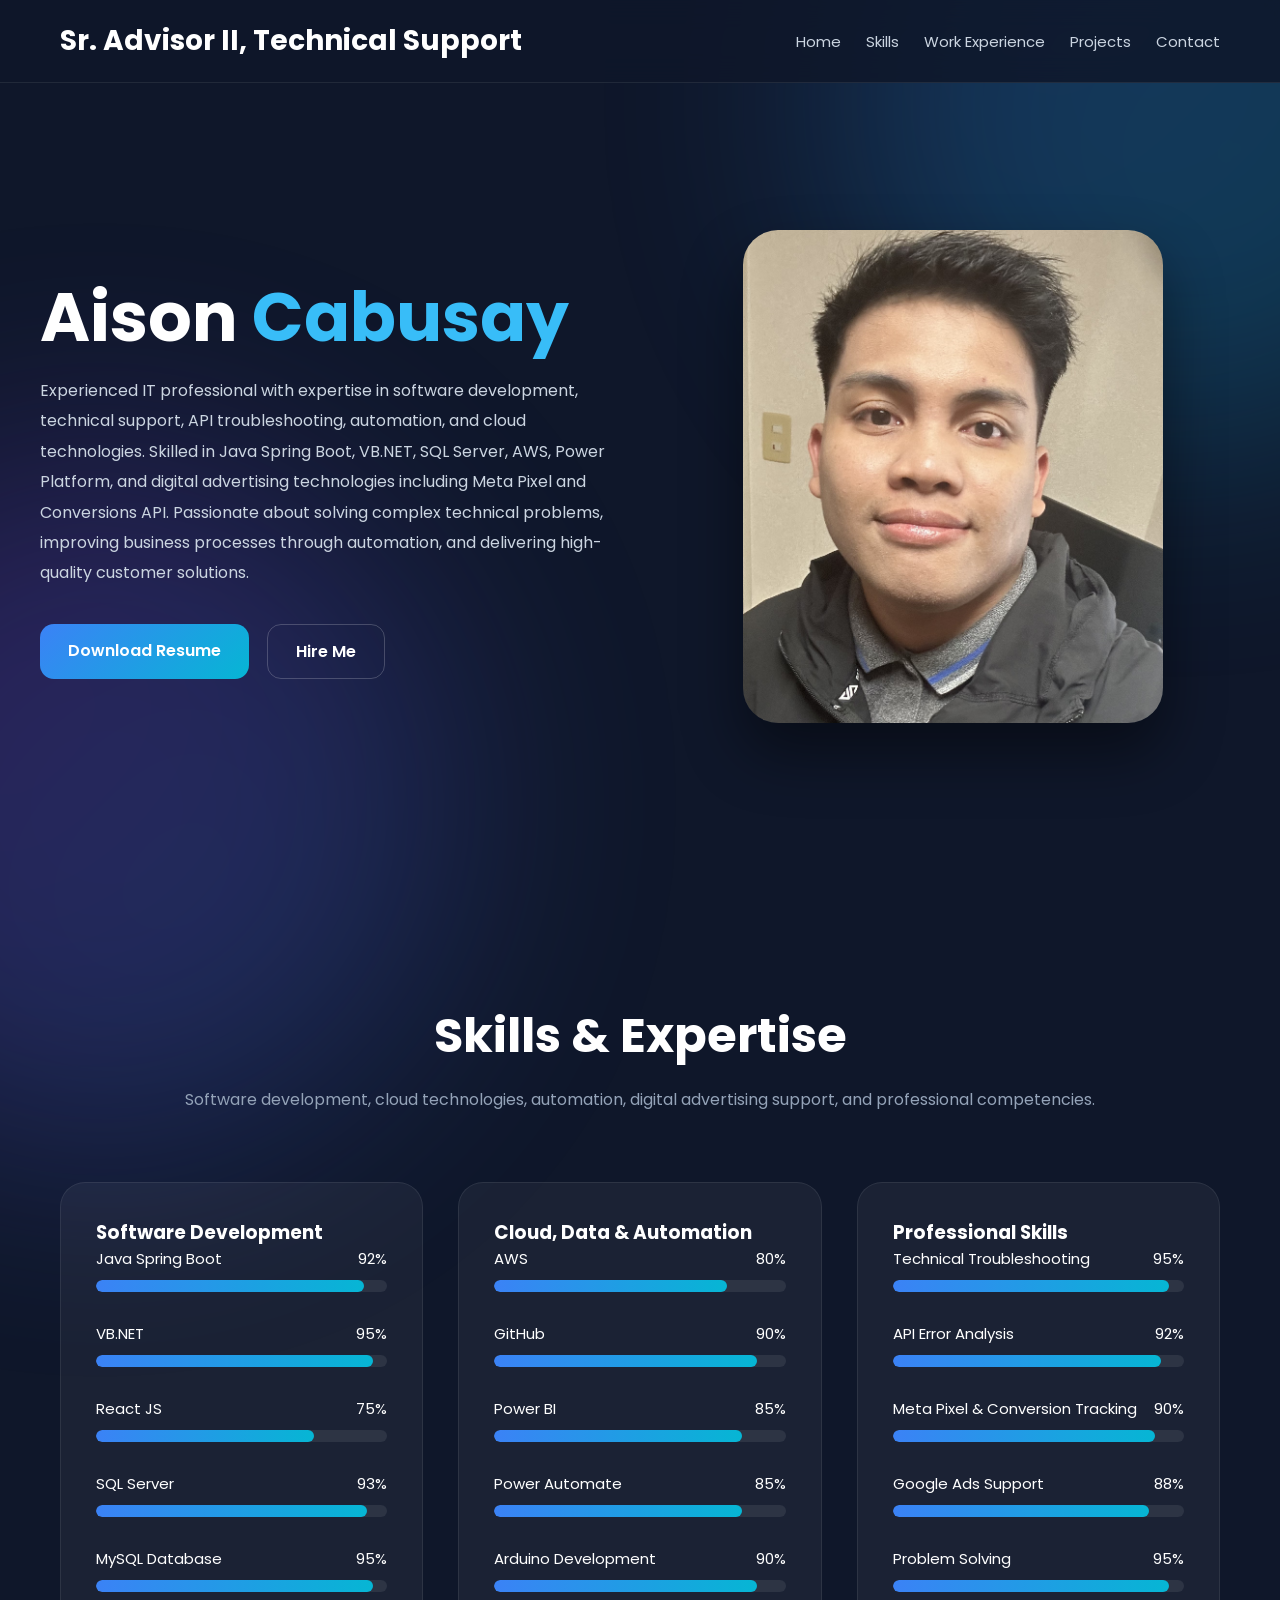
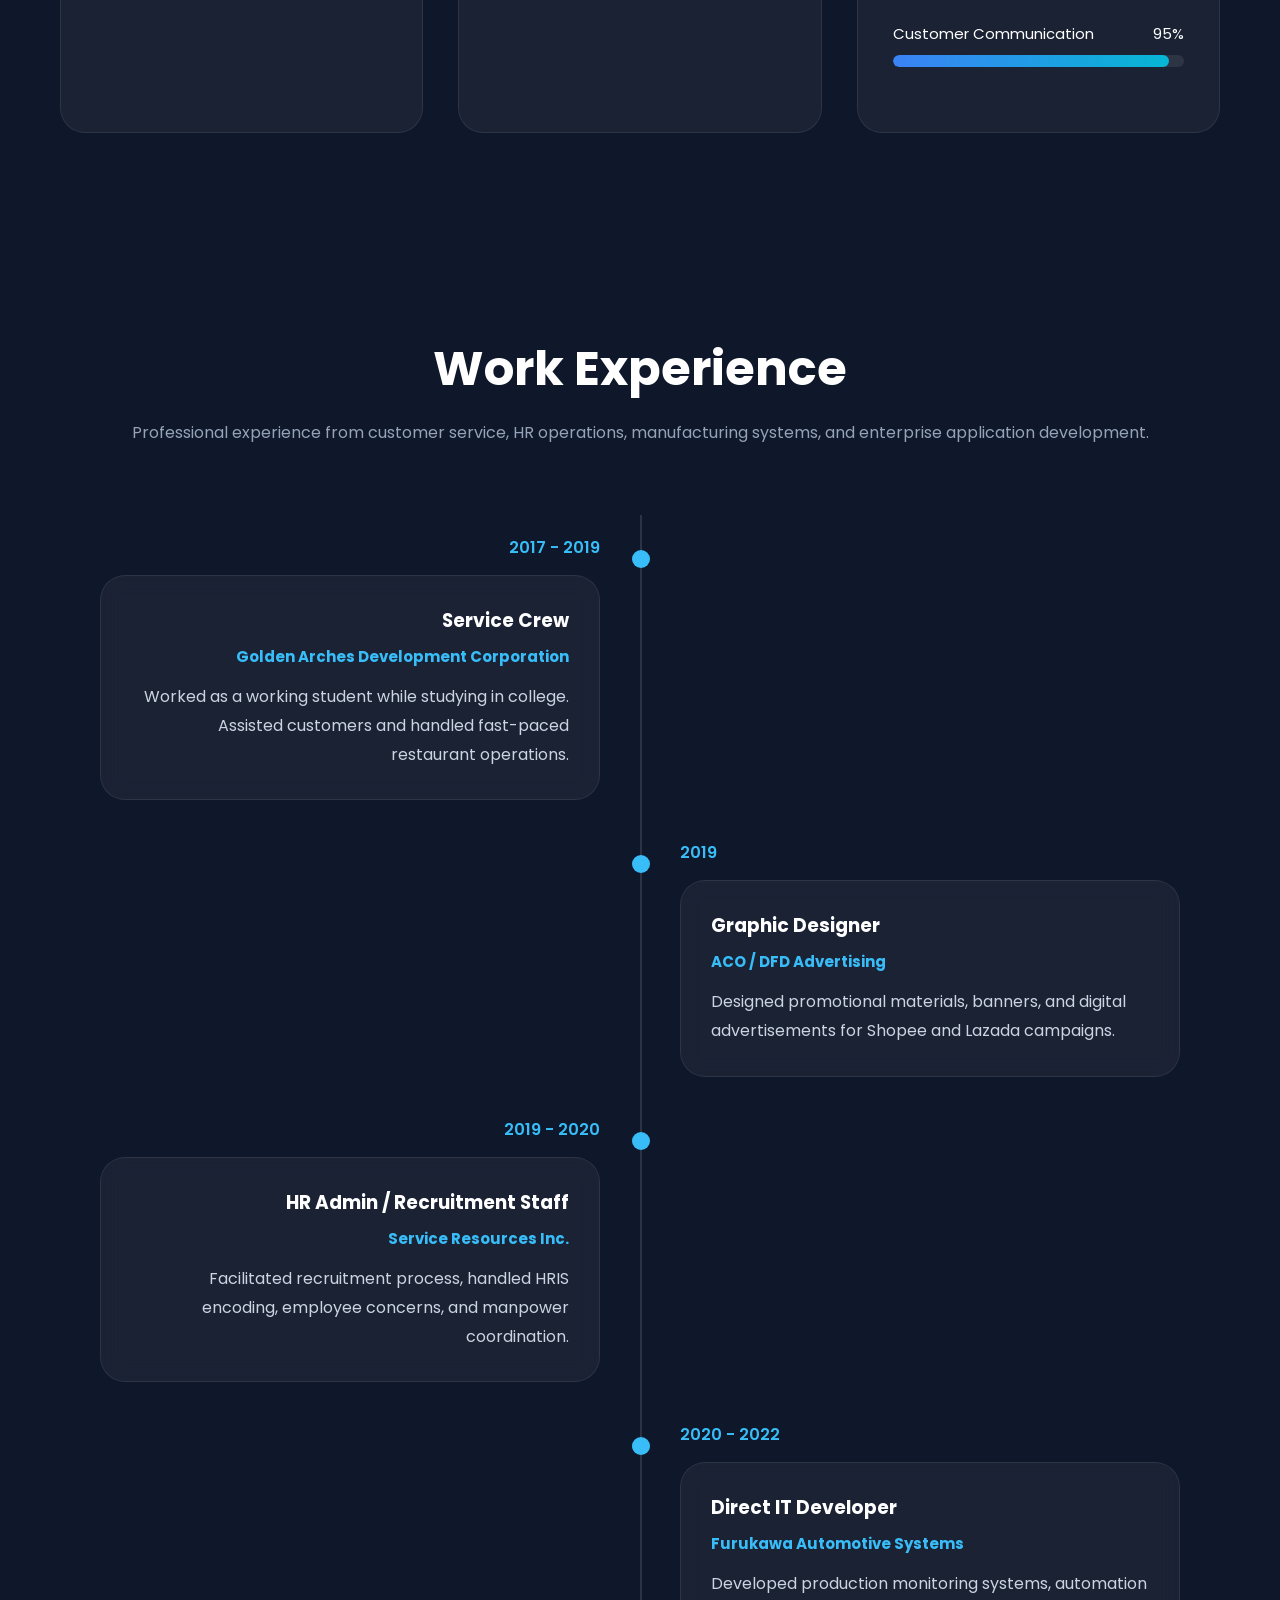
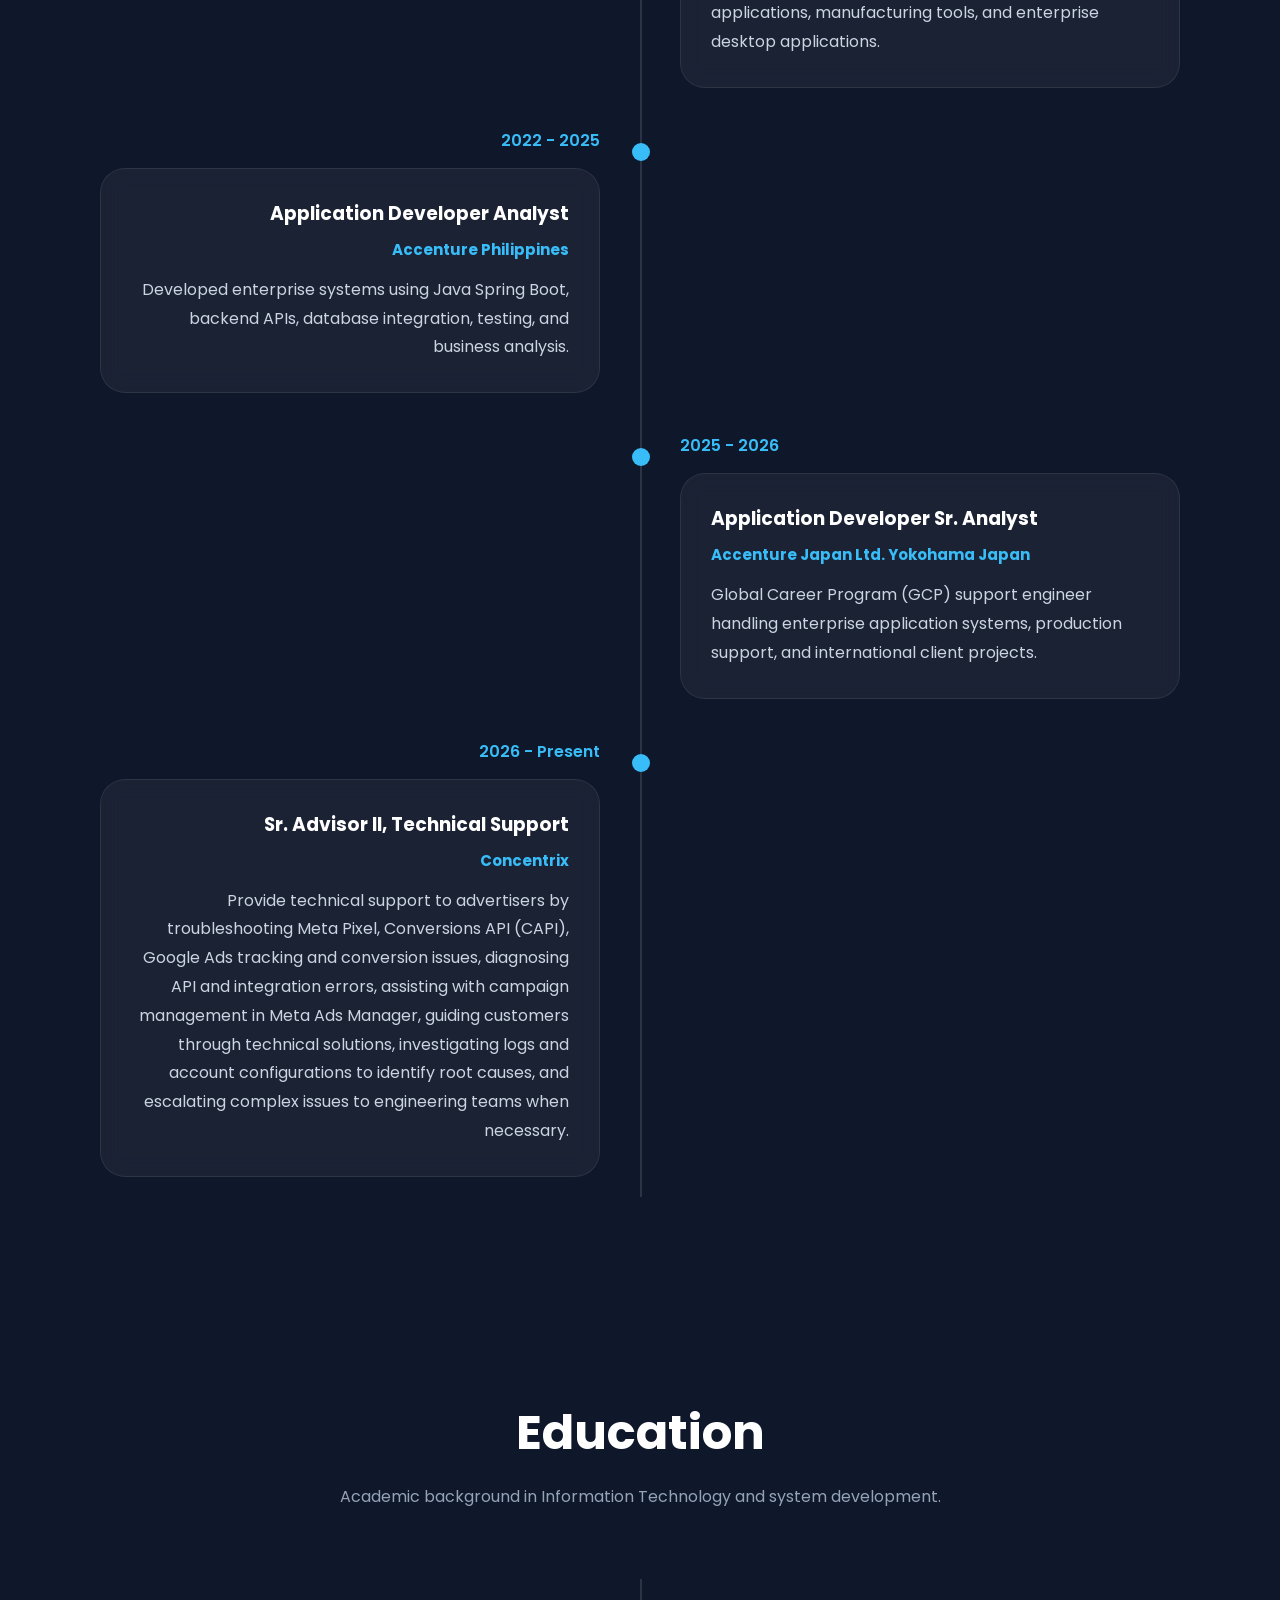
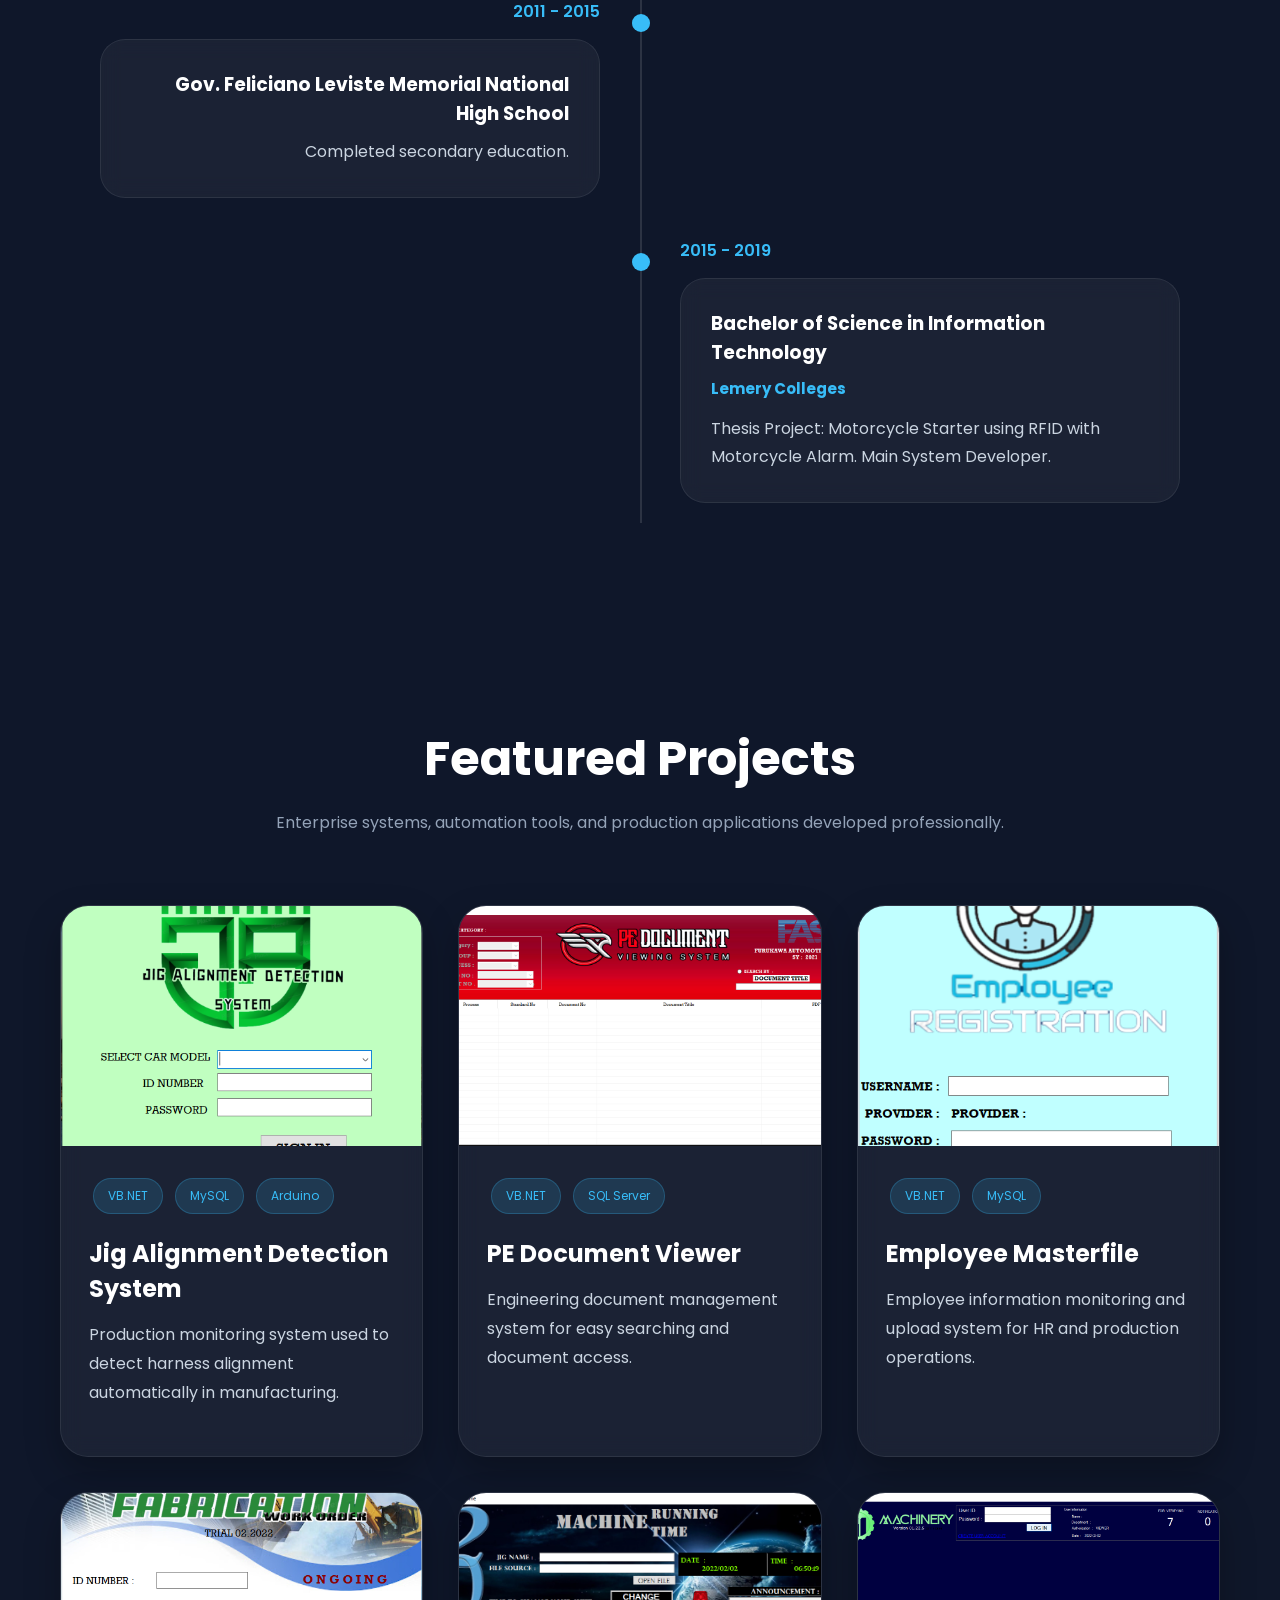
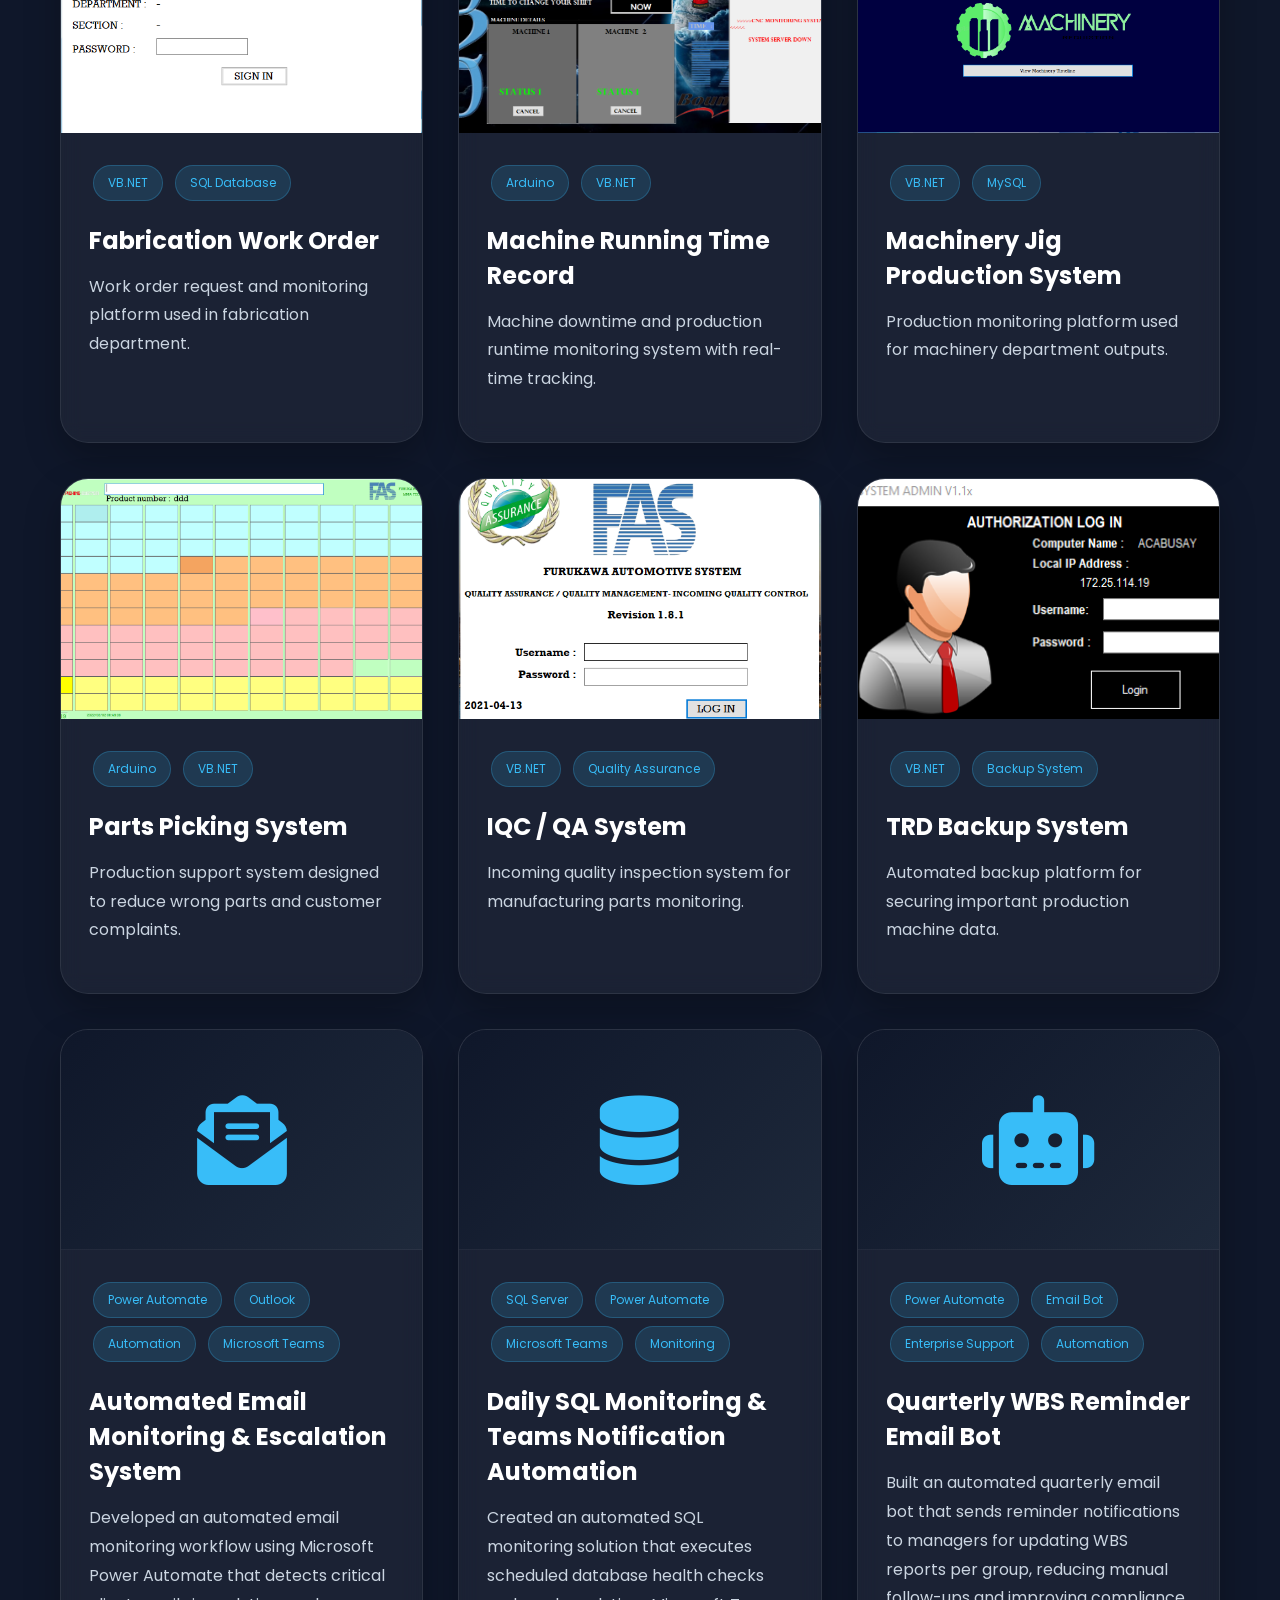
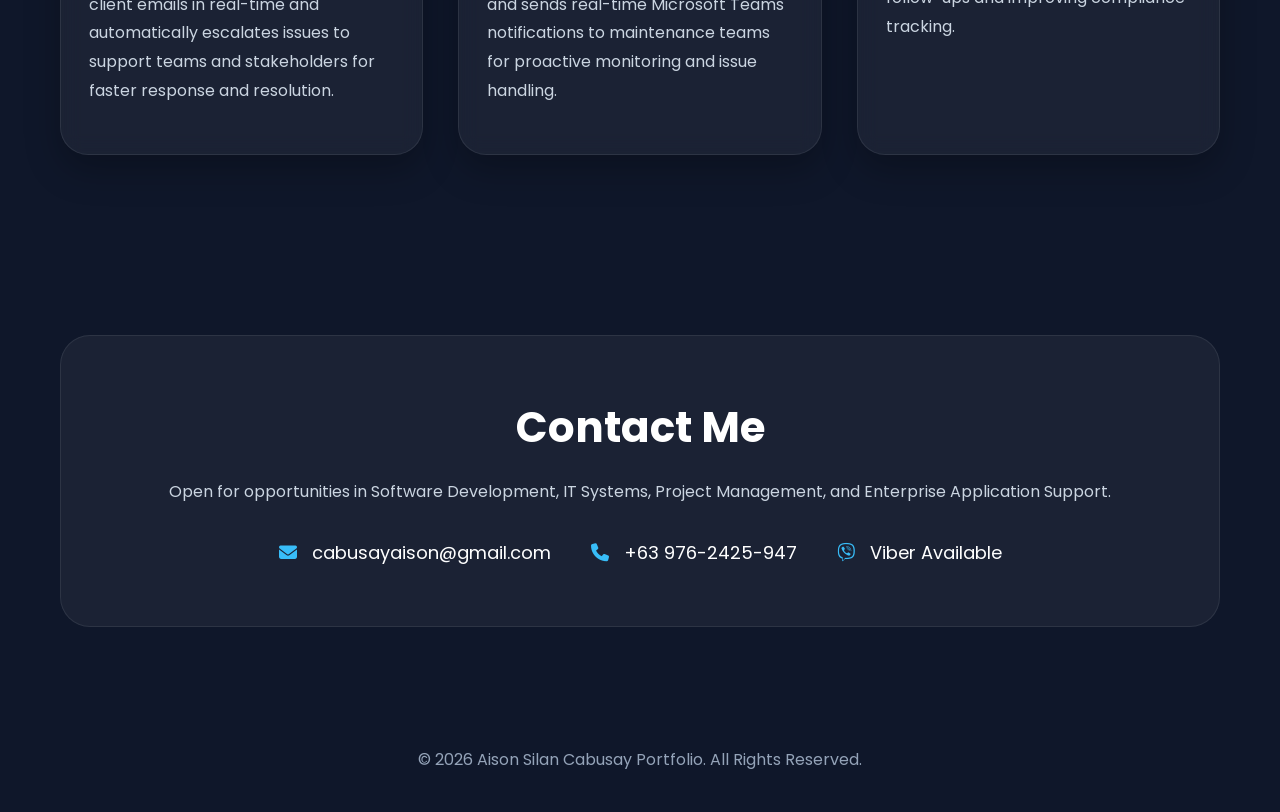
<file: index - Copy.html>
<!DOCTYPE html>
<html lang="en">
<head>

<meta charset="UTF-8">
<meta name="viewport" content="width=device-width, initial-scale=1.0">

<title>Aison Cabusay | Professional Portfolio</title>
<link rel="stylesheet" href="css/style.css"/>

<!-- FONT AWESOME -->
<link rel="stylesheet"
href="https://cdnjs.cloudflare.com/ajax/libs/font-awesome/6.5.1/css/all.min.css"/>

<!-- GOOGLE FONT -->
<link href="https://fonts.googleapis.com/css2?family=Poppins:wght@300;400;500;600;700;800&display=swap" rel="stylesheet">

</head>

<body>

<!-- =========================================
 NAVBAR
========================================= -->

<nav>

<div class="nav-container">

<div class="logo">
<!--Software Engineer | Open to Work-->
Sr. Advisor II, Technical Support
</div>

<div class="nav-links">
<a href="#home">Home</a>
<a href="#skills">Skills</a>
<a href="#experience">Work Experience</a>
<a href="#projects">Projects</a>
<a href="#contact">Contact</a>
</div>

</div>

</nav>

<!-- =========================================
 HERO
========================================= -->

<section class="hero" id="home">

<div class="hero-container">

<div class="hero-text">

<h1>
Aison <span>Cabusay</span>
</h1>

<p>
Experienced IT professional with expertise in software development, technical support, API troubleshooting, automation, and cloud technologies. Skilled in Java Spring Boot, VB.NET, SQL Server, AWS, Power Platform, and digital advertising technologies including Meta Pixel and Conversions API. Passionate about solving complex technical problems, improving business processes through automation, and delivering high-quality customer solutions.
</p>

<div class="hero-buttons">

<a href="#" class="btn btn-primary">
Download Resume
</a>

<a href="#contact" class="btn btn-outline" >
Hire Me
</a>

</div>

</div>

<div class="hero-image">
<img src="images/avatar.jpg" alt="Aison Cabusay">
</div>

</div>

</section>





<!-- =========================================
SKILLS SECTION
========================================= -->

<section class="section" id="skills">

  <div class="section-title">
    <h2>Skills & Expertise</h2>
    <p>
      Software development, cloud technologies, automation, digital advertising support,
      and professional competencies.
    </p>
  </div>

  <div class="skills-container">

    <!-- BOX 1 : SOFTWARE DEVELOPMENT -->

    <div class="skill-card">
      <h3>Software Development</h3>

      <div class="skill-item">
        <div class="skill-info">
          <span>Java Spring Boot</span>
          <span>92%</span>
        </div>
        <div class="skill-bar">
          <div class="skill-progress" style="width:92%"></div>
        </div>
      </div>

      <div class="skill-item">
        <div class="skill-info">
          <span>VB.NET</span>
          <span>95%</span>
        </div>
        <div class="skill-bar">
          <div class="skill-progress" style="width:95%"></div>
        </div>
      </div>

      <div class="skill-item">
        <div class="skill-info">
          <span>React JS</span>
          <span>75%</span>
        </div>
        <div class="skill-bar">
          <div class="skill-progress" style="width:75%"></div>
        </div>
      </div>

      <div class="skill-item">
        <div class="skill-info">
          <span>SQL Server</span>
          <span>93%</span>
        </div>
        <div class="skill-bar">
          <div class="skill-progress" style="width:93%"></div>
        </div>
      </div>

      <div class="skill-item">
        <div class="skill-info">
          <span>MySQL Database</span>
          <span>95%</span>
        </div>
        <div class="skill-bar">
          <div class="skill-progress" style="width:95%"></div>
        </div>
      </div>
    </div>

    <!-- BOX 2 : CLOUD & AUTOMATION -->

    <div class="skill-card">
      <h3>Cloud, Data & Automation</h3>

      <div class="skill-item">
        <div class="skill-info">
          <span>AWS</span>
          <span>80%</span>
        </div>
        <div class="skill-bar">
          <div class="skill-progress" style="width:80%"></div>
        </div>
      </div>

      <div class="skill-item">
        <div class="skill-info">
          <span>GitHub</span>
          <span>90%</span>
        </div>
        <div class="skill-bar">
          <div class="skill-progress" style="width:90%"></div>
        </div>
      </div>

      <div class="skill-item">
        <div class="skill-info">
          <span>Power BI</span>
          <span>85%</span>
        </div>
        <div class="skill-bar">
          <div class="skill-progress" style="width:85%"></div>
        </div>
      </div>

      <div class="skill-item">
        <div class="skill-info">
          <span>Power Automate</span>
          <span>85%</span>
        </div>
        <div class="skill-bar">
          <div class="skill-progress" style="width:85%"></div>
        </div>
      </div>

      <div class="skill-item">
        <div class="skill-info">
          <span>Arduino Development</span>
          <span>90%</span>
        </div>
        <div class="skill-bar">
          <div class="skill-progress" style="width:90%"></div>
        </div>
      </div>
    </div>

    <!-- BOX 3 : PROFESSIONAL SKILLS -->

    <div class="skill-card">
      <h3>Professional Skills</h3>

      <div class="skill-item">
        <div class="skill-info">
          <span>Technical Troubleshooting</span>
          <span>95%</span>
        </div>
        <div class="skill-bar">
          <div class="skill-progress" style="width:95%"></div>
        </div>
      </div>

      <div class="skill-item">
        <div class="skill-info">
          <span>API Error Analysis</span>
          <span>92%</span>
        </div>
        <div class="skill-bar">
          <div class="skill-progress" style="width:92%"></div>
        </div>
      </div>

      <div class="skill-item">
        <div class="skill-info">
          <span>Meta Pixel & Conversion Tracking</span>
          <span>90%</span>
        </div>
        <div class="skill-bar">
          <div class="skill-progress" style="width:90%"></div>
        </div>
      </div>

      <div class="skill-item">
        <div class="skill-info">
          <span>Google Ads Support</span>
          <span>88%</span>
        </div>
        <div class="skill-bar">
          <div class="skill-progress" style="width:88%"></div>
        </div>
      </div>

      <div class="skill-item">
        <div class="skill-info">
          <span>Problem Solving</span>
          <span>95%</span>
        </div>
        <div class="skill-bar">
          <div class="skill-progress" style="width:95%"></div>
        </div>
      </div>

      <div class="skill-item">
        <div class="skill-info">
          <span>Customer Communication</span>
          <span>95%</span>
        </div>
        <div class="skill-bar">
          <div class="skill-progress" style="width:95%"></div>
        </div>
      </div>
    </div>

  </div>

</section>

<!-- =========================================
WORK EXPERIENCE SECTION
========================================= -->

<section class="section" id="experience">

  <div class="section-title">
    <h2>Work Experience</h2>
    <p>
      Professional experience from customer service,
      HR operations, manufacturing systems,
      and enterprise application development.
    </p>
  </div>

  <div class="timeline">

    <!-- EXPERIENCE 1 -->

    <div class="timeline-card">

      <div class="timeline-date">
        2017 - 2019
      </div>

      <div class="timeline-content">

        <h3>Service Crew</h3>

        <h4>Golden Arches Development Corporation</h4>

        <p>
          Worked as a working student while studying in college.
          Assisted customers and handled fast-paced restaurant operations.
        </p>

      </div>

    </div>

    <!-- EXPERIENCE 2 -->

    <div class="timeline-card">

      <div class="timeline-date">
        2019
      </div>

      <div class="timeline-content">

        <h3>Graphic Designer</h3>

        <h4>ACO / DFD Advertising</h4>

        <p>
          Designed promotional materials, banners,
          and digital advertisements for Shopee and Lazada campaigns.
        </p>

      </div>

    </div>

    <!-- EXPERIENCE 3 -->

    <div class="timeline-card">

      <div class="timeline-date">
        2019 - 2020
      </div>

      <div class="timeline-content">

        <h3>HR Admin / Recruitment Staff</h3>

        <h4>Service Resources Inc.</h4>

        <p>
          Facilitated recruitment process, handled HRIS encoding,
          employee concerns, and manpower coordination.
        </p>

      </div>

    </div>

    <!-- EXPERIENCE 4 -->

    <div class="timeline-card">

      <div class="timeline-date">
        2020 - 2022
      </div>

      <div class="timeline-content">

        <h3>Direct IT Developer</h3>

        <h4>Furukawa Automotive Systems</h4>

        <p>
          Developed production monitoring systems,
          automation applications, manufacturing tools,
          and enterprise desktop applications.
        </p>

      </div>

    </div>

    <!-- EXPERIENCE 5 -->

    <div class="timeline-card">

      <div class="timeline-date">
        2022 - 2025
      </div>

      <div class="timeline-content">

        <h3>Application Developer Analyst</h3>

        <h4>Accenture Philippines</h4>

        <p>
          Developed enterprise systems using Java Spring Boot,
          backend APIs, database integration,
          testing, and business analysis.
        </p>

      </div>

    </div>

    <!-- EXPERIENCE 6 -->

    <div class="timeline-card">

      <div class="timeline-date">
        2025 - 2026
      </div>

      <div class="timeline-content">

        <h3>Application Developer Sr. Analyst</h3>

        <h4>Accenture Japan Ltd. Yokohama Japan</h4>

        <p>
          Global Career Program (GCP) support engineer handling
          enterprise application systems,
          production support, and international client projects.
        </p>

      </div>

    </div>
<!-- EXPERIENCE 7 -->

    <div class="timeline-card">

      <div class="timeline-date">
        2026 - Present
      </div>

      <div class="timeline-content">

        <h3>Sr. Advisor II, Technical Support</h3>

        <h4>Concentrix</h4>

        <p>
          Provide technical support to advertisers by troubleshooting Meta Pixel, Conversions API (CAPI), Google Ads tracking and conversion issues, diagnosing API and integration errors, assisting with campaign management in Meta Ads Manager, guiding customers through technical solutions, investigating logs and account configurations to identify root causes, and escalating complex issues to engineering teams when necessary.
        </p>

      </div>

    </div>
  </div>

</section>

<!-- =========================================
EDUCATION SECTION
========================================= -->

<section class="section" id="education">

  <div class="section-title">
    <h2>Education</h2>
    <p>
      Academic background in Information Technology
      and system development.
    </p>
  </div>

  <div class="timeline">

    <!-- EDUCATION 1 -->

    <div class="timeline-card">

      <div class="timeline-date">
        2011 - 2015
      </div>

      <div class="timeline-content">

        <h3>Gov. Feliciano Leviste Memorial National High School</h3>

        <p>
          Completed secondary education.
        </p>

      </div>

    </div>

    <!-- EDUCATION 2 -->

    <div class="timeline-card">

      <div class="timeline-date">
        2015 - 2019
      </div>

      <div class="timeline-content">

        <h3>Bachelor of Science in Information Technology</h3>

        <h4>Lemery Colleges</h4>

        <p>
          Thesis Project:
          Motorcycle Starter using RFID with Motorcycle Alarm.
          Main System Developer.
        </p>

      </div>

    </div>

  </div>

</section>
<!-- =========================================
 PROJECTS SECTION
========================================= -->

<section class="section" id="projects">
<div class="section-title">

<h2>Featured Projects</h2>

<p>
Enterprise systems, automation tools,
and production applications developed professionally.
</p>

</div>
<div class="projects-grid">

<!-- PROJECT 1 -->

<div class="project-card">

<div class="project-image">
<img src="images/JIG_logIN.png" alt="Jig Alignment Detection System">
</div>

<div class="project-content">

<div class="project-tags">
<span>VB.NET</span>
<span>MySQL</span>
<span>Arduino</span>
</div>

<h3>Jig Alignment Detection System</h3>

<p>
Production monitoring system used to detect
harness alignment automatically in manufacturing.
</p>

</div>

</div>

<!-- PROJECT 2 -->

<div class="project-card">

<div class="project-image">
<img src="images/PEdocs.png" alt="PE Document Viewer">
</div>

<div class="project-content">

<div class="project-tags">
<span>VB.NET</span>
<span>SQL Server</span>
</div>

<h3>PE Document Viewer</h3>

<p>
Engineering document management system
for easy searching and document access.
</p>

</div>

</div>

<!-- PROJECT 3 -->

<div class="project-card">

<div class="project-image">
<img src="images/Capture.png" alt="Employee Masterfile">
</div>

<div class="project-content">

<div class="project-tags">
<span>VB.NET</span>
<span>MySQL</span>
</div>

<h3>Employee Masterfile</h3>

<p>
Employee information monitoring and upload system
for HR and production operations.
</p>

</div>

</div>

<!-- PROJECT 4 -->

<div class="project-card">

<div class="project-image">
<img src="images/fabworks.png" alt="Fabrication Work Order">
</div>

<div class="project-content">

<div class="project-tags">
<span>VB.NET</span>
<span>SQL Database</span>
</div>

<h3>Fabrication Work Order</h3>

<p>
Work order request and monitoring platform
used in fabrication department.
</p>

</div>

</div>

<!-- PROJECT 5 -->

<div class="project-card">

<div class="project-image">
<img src="images/machine.png" alt="Machine Running Time Record">
</div>

<div class="project-content">

<div class="project-tags">
<span>Arduino</span>
<span>VB.NET</span>
</div>

<h3>Machine Running Time Record</h3>

<p>
Machine downtime and production runtime monitoring system
with real-time tracking.
</p>

</div>

</div>

<!-- PROJECT 6 -->

<div class="project-card">

<div class="project-image">
<img src="images/machinery.png" alt="Machinery Jig Production System">
</div>

<div class="project-content">

<div class="project-tags">
<span>VB.NET</span>
<span>MySQL</span>
</div>

<h3>Machinery Jig Production System</h3>

<p>
Production monitoring platform
used for machinery department outputs.
</p>

</div>

</div>

<!-- PROJECT 7 -->

<div class="project-card">

<div class="project-image">
<img src="images/parts_picking.png" alt="Parts Picking System">
</div>

<div class="project-content">

<div class="project-tags">
<span>Arduino</span>
<span>VB.NET</span>
</div>

<h3>Parts Picking System</h3>

<p>
Production support system designed
to reduce wrong parts and customer complaints.
</p>

</div>

</div>

<!-- PROJECT 8 -->

<div class="project-card">

<div class="project-image">
<img src="images/QA_IQC_System_LOG_in.png" alt="IQC QA System">
</div>

<div class="project-content">

<div class="project-tags">
<span>VB.NET</span>
<span>Quality Assurance</span>
</div>

<h3>IQC / QA System</h3>

<p>
Incoming quality inspection system
for manufacturing parts monitoring.
</p>

</div>

</div>

<!-- PROJECT 9 -->

<div class="project-card">

<div class="project-image">
<img src="images/TRDsam.png" alt="TRD Backup">
</div>

<div class="project-content">

<div class="project-tags">
<span>VB.NET</span>
<span>Backup System</span>
</div>

<h3>TRD Backup System</h3>

<p>
Automated backup platform for securing
important production machine data.
</p>

</div>

</div>
<!-- =========================================
AUTOMATION PROJECTS WITH ICON DESIGN
========================================= -->

<!-- PROJECT 10 -->

<div class="project-card">

  <div class="project-icon">
    <i class="fas fa-envelope-open-text"></i>
  </div>

  <div class="project-content">

    <div class="project-tags">
      <span>Power Automate</span>
      <span>Outlook</span>
      <span>Automation</span>
      <span>Microsoft Teams</span>
    </div>

    <h3>Automated Email Monitoring & Escalation System</h3>

    <p>
      Developed an automated email monitoring workflow using
      Microsoft Power Automate that detects critical client emails
      in real-time and automatically escalates issues to support teams
      and stakeholders for faster response and resolution.
    </p>

  </div>

</div>

<!-- PROJECT 11 -->

<div class="project-card">

  <div class="project-icon">
    <i class="fas fa-database"></i>
  </div>

  <div class="project-content">

    <div class="project-tags">
      <span>SQL Server</span>
      <span>Power Automate</span>
      <span>Microsoft Teams</span>
      <span>Monitoring</span>
    </div>

    <h3>Daily SQL Monitoring & Teams Notification Automation</h3>

    <p>
      Created an automated SQL monitoring solution that executes
      scheduled database health checks and sends real-time
      Microsoft Teams notifications to maintenance teams
      for proactive monitoring and issue handling.
    </p>

  </div>

</div>

<!-- PROJECT 12 -->

<div class="project-card">

  <div class="project-icon">
    <i class="fas fa-robot"></i>
  </div>

  <div class="project-content">

    <div class="project-tags">
      <span>Power Automate</span>
      <span>Email Bot</span>
      <span>Enterprise Support</span>
      <span>Automation</span>
    </div>

    <h3>Quarterly WBS Reminder Email Bot</h3>

    <p>
      Built an automated quarterly email bot that sends reminder
      notifications to managers for updating WBS reports per group,
      reducing manual follow-ups and improving compliance tracking.
    </p>

  </div>

</div>

</div>
</div>

</section>

<!-- =========================================
 CONTACT SECTION
========================================= -->

<section class="section" id="contact">

<div class="contact-box">

<h2>Contact Me</h2>

<p>
Open for opportunities in Software Development,
IT Systems, Project Management,
and Enterprise Application Support.
</p>

<div class="contact-info">

<div>
<i class="fas fa-envelope"></i>
cabusayaison@gmail.com
</div>

<div>
<i class="fas fa-phone"></i>
+63 976-2425-947
</div>

<div>
<i class="fab fa-viber"></i>
Viber Available
</div>

</div>

</div>

</section>

<!-- =========================================
 FOOTER
========================================= -->

<footer>
© 2026 Aison Silan Cabusay Portfolio. All Rights Reserved.
</footer>

</body>
</html>
</file>
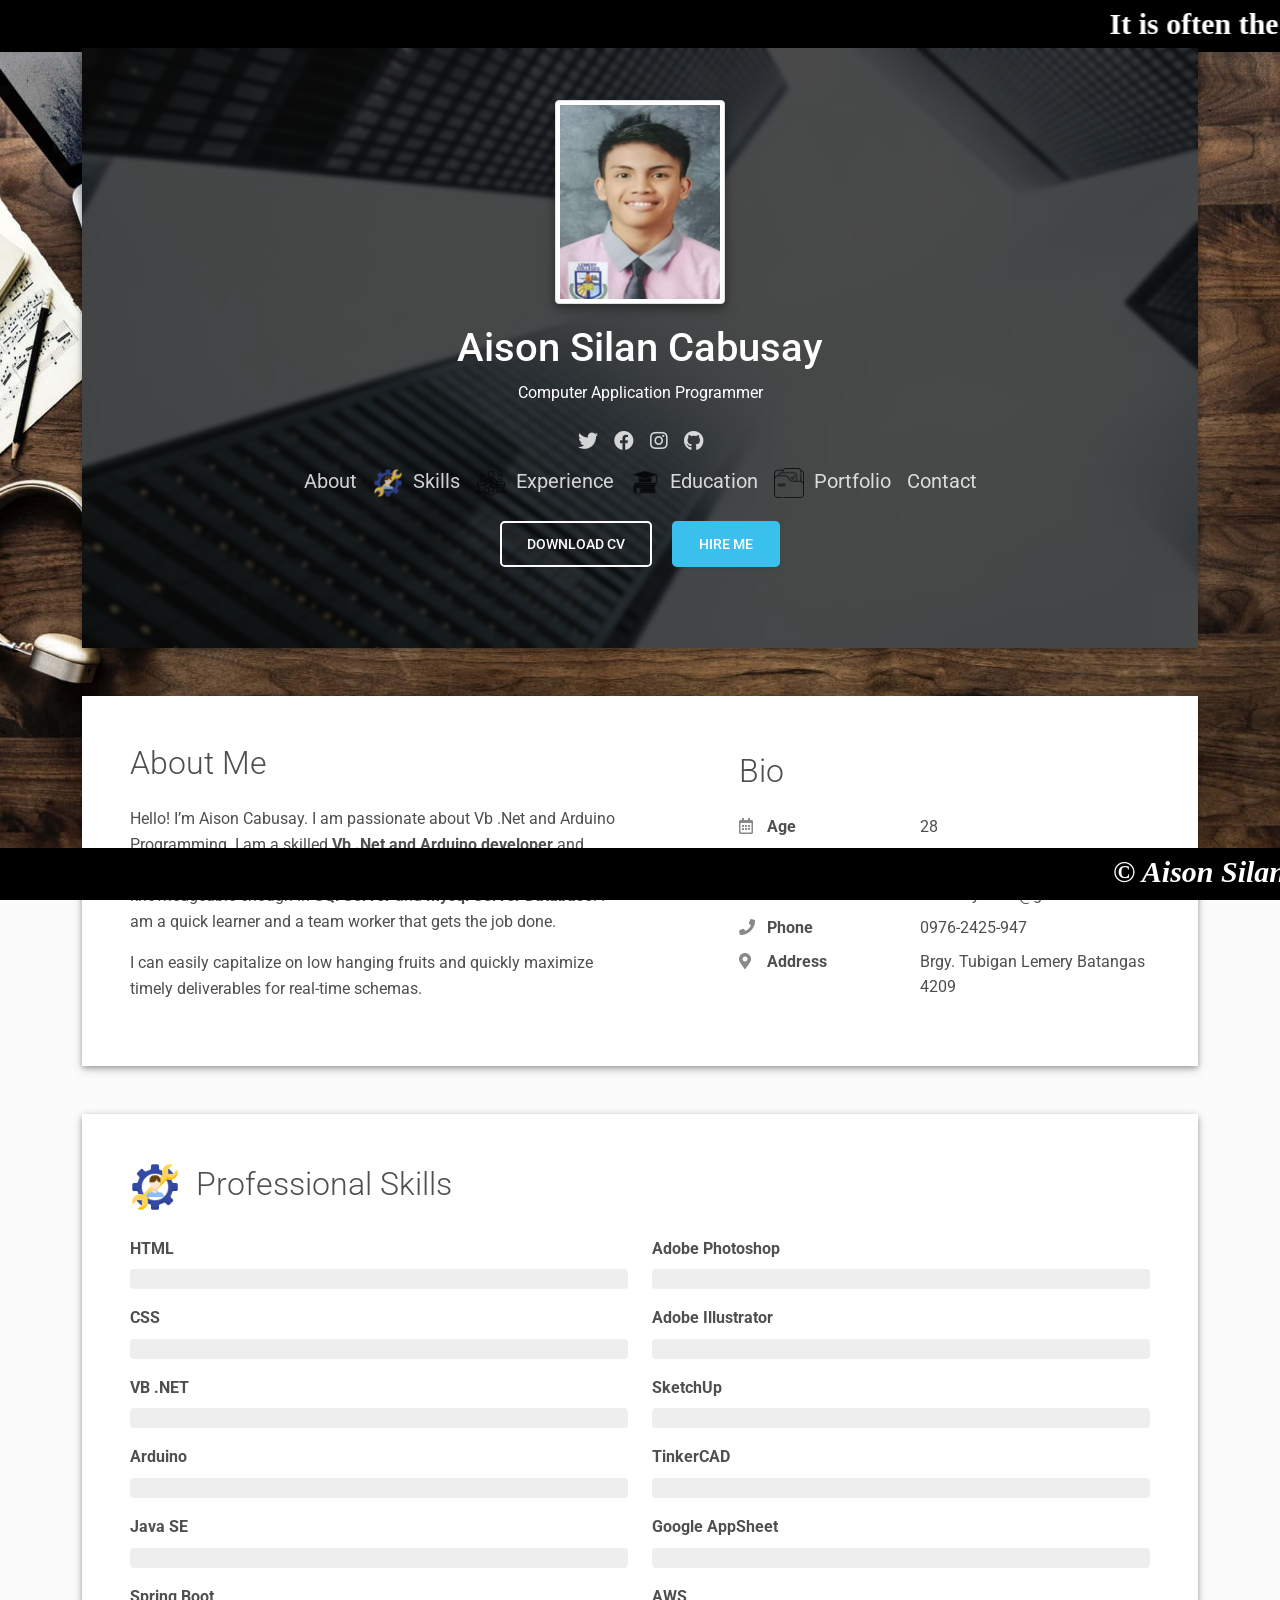
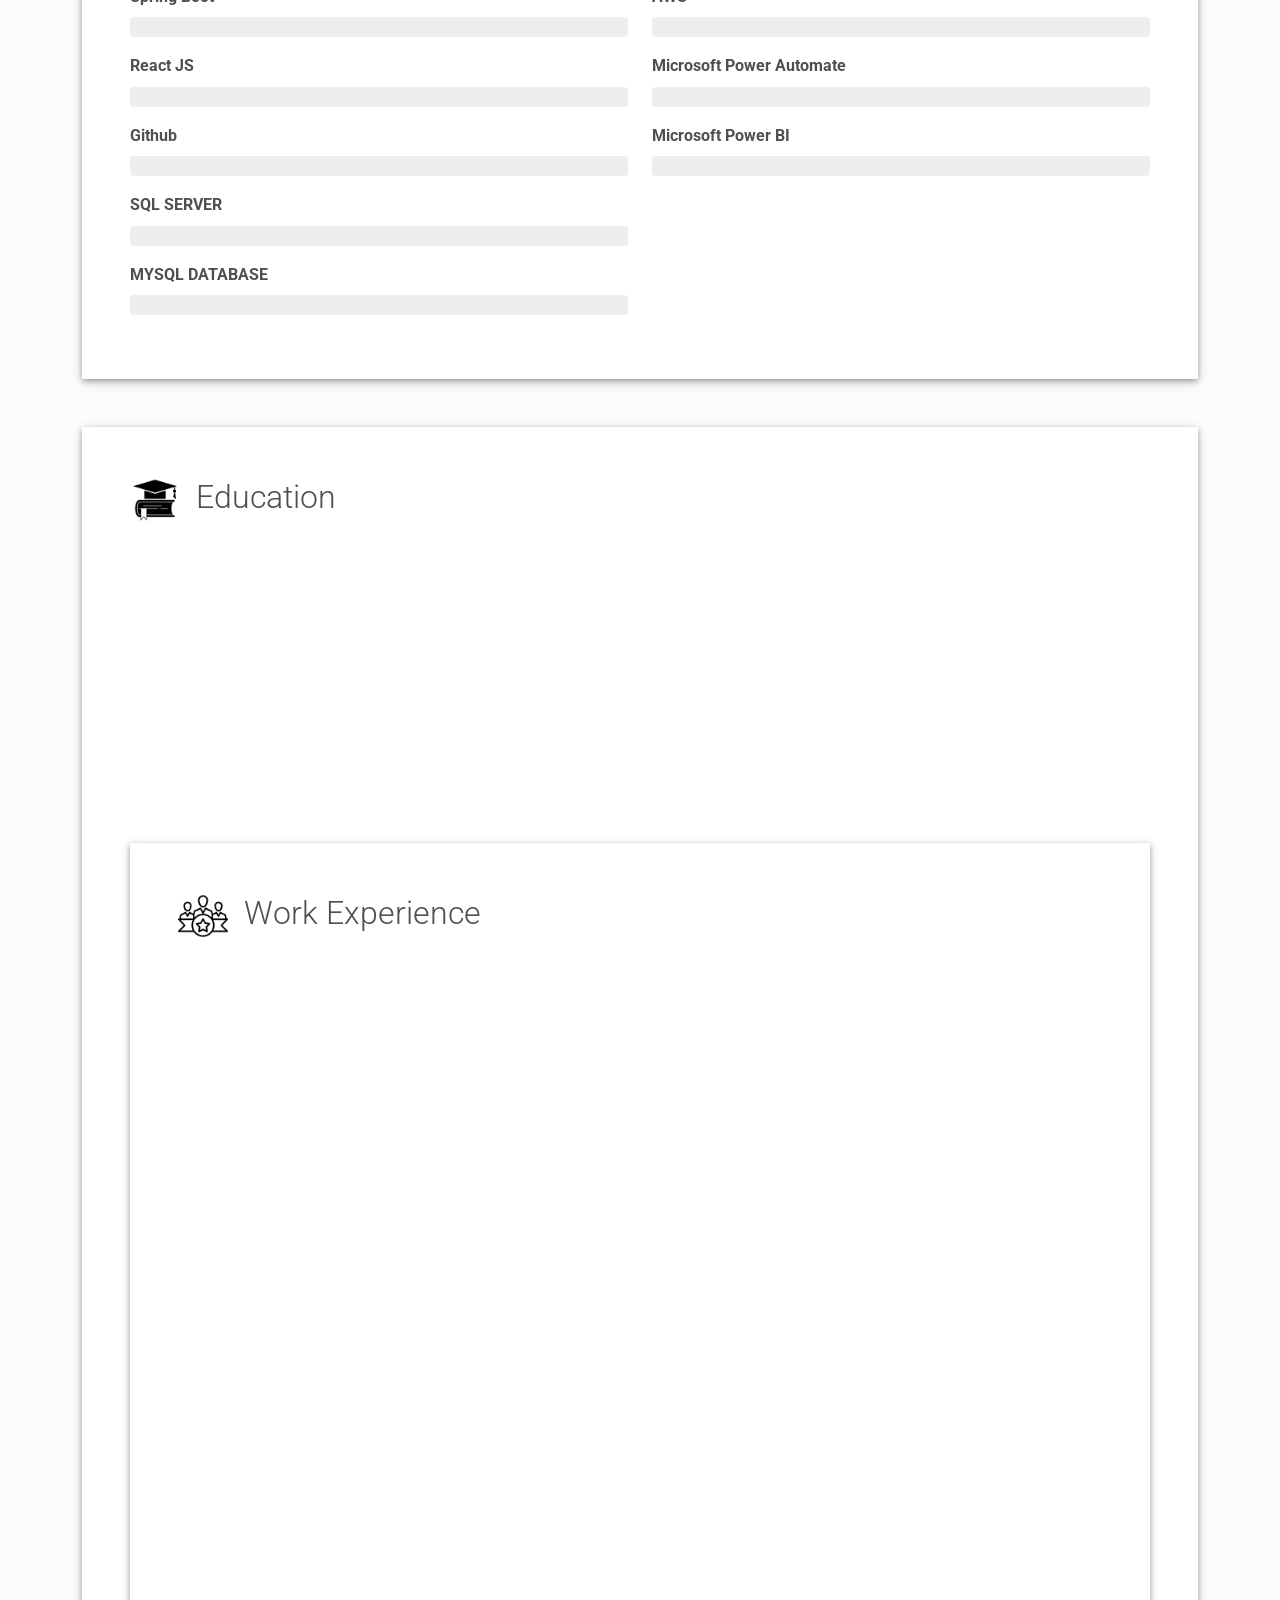
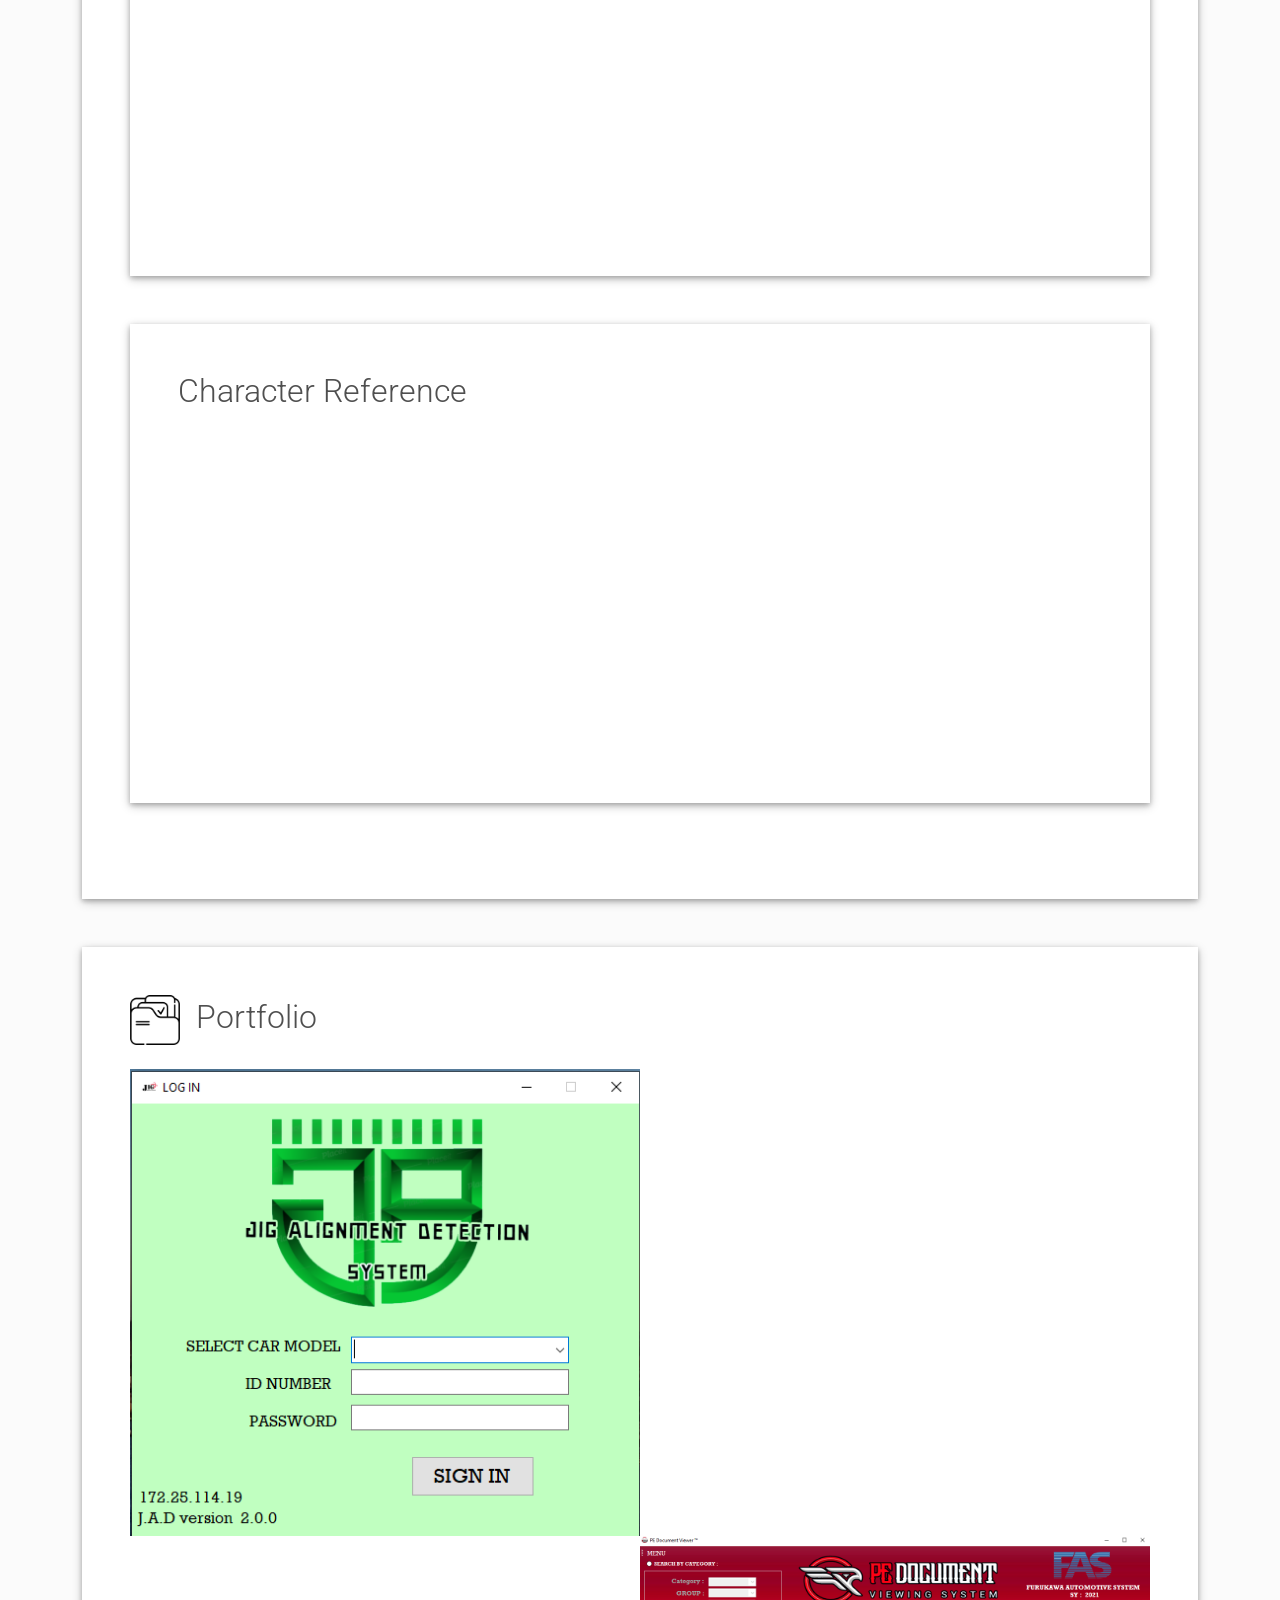
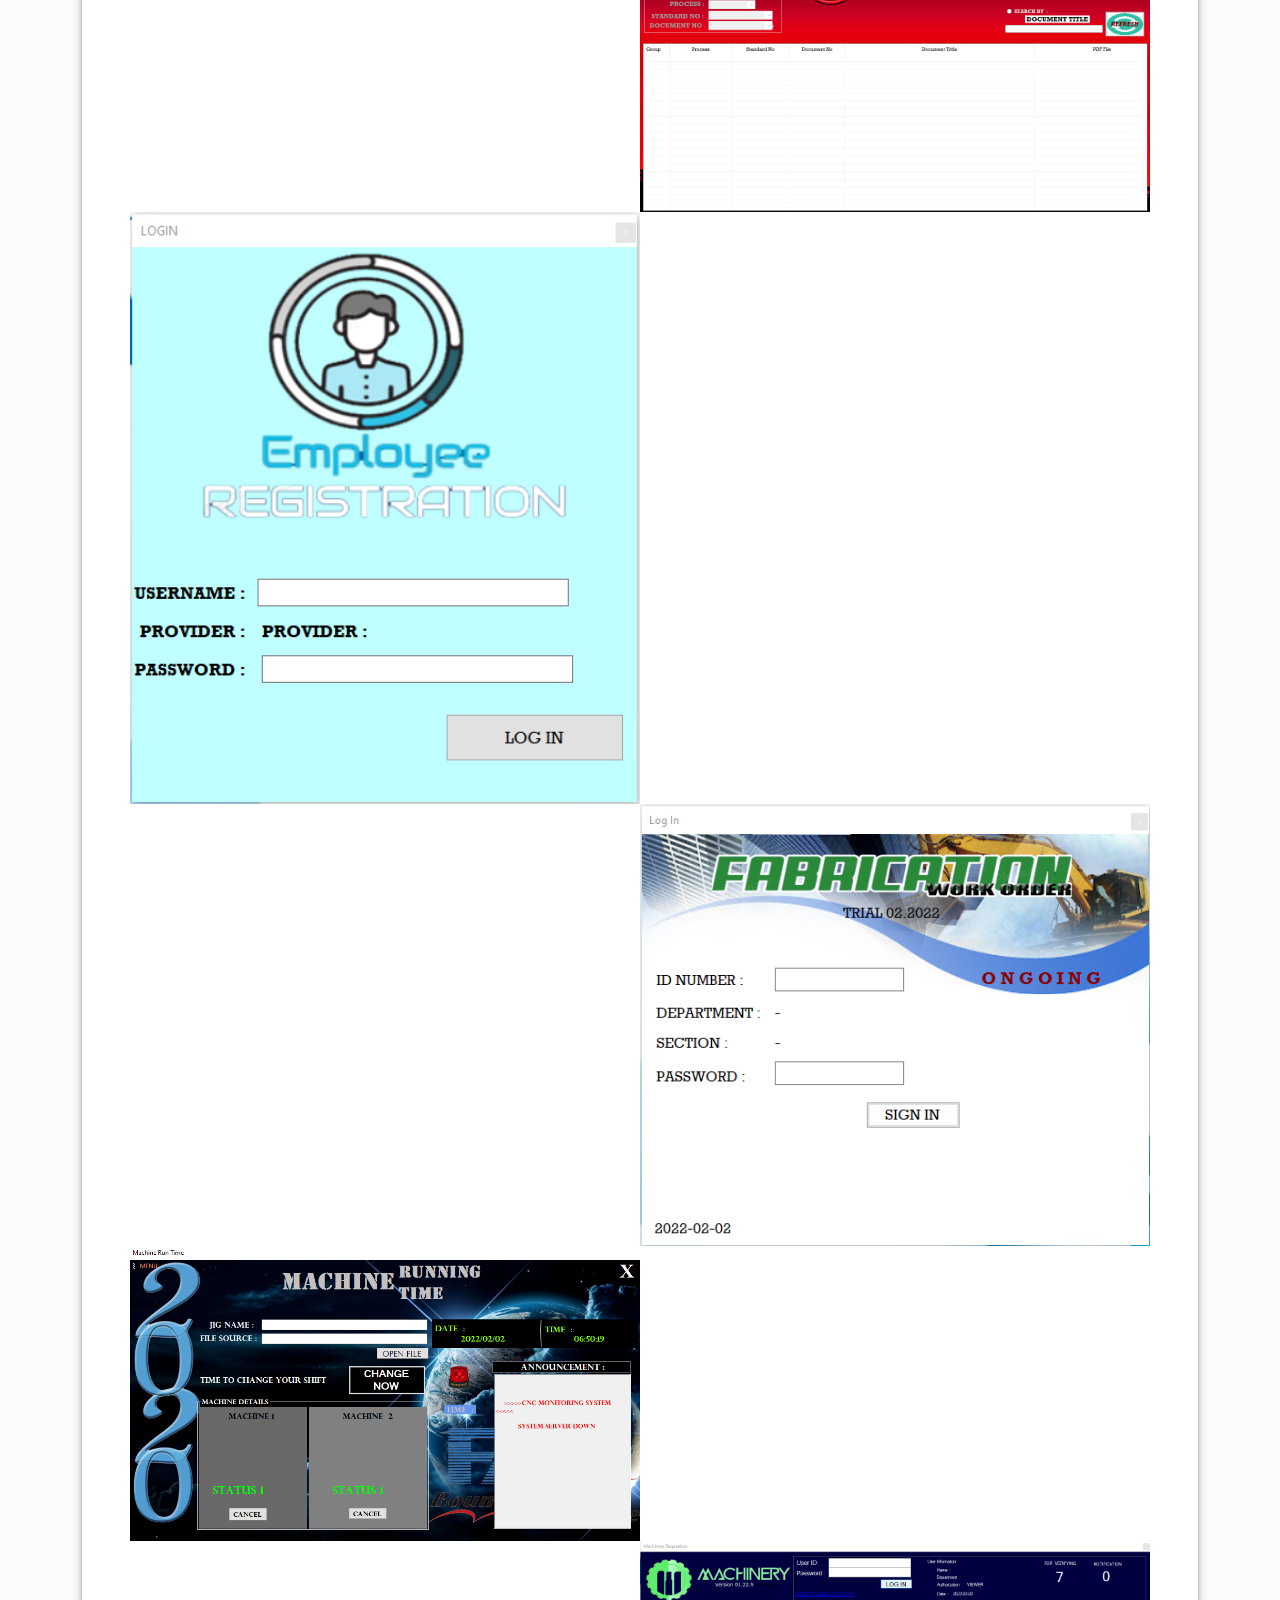
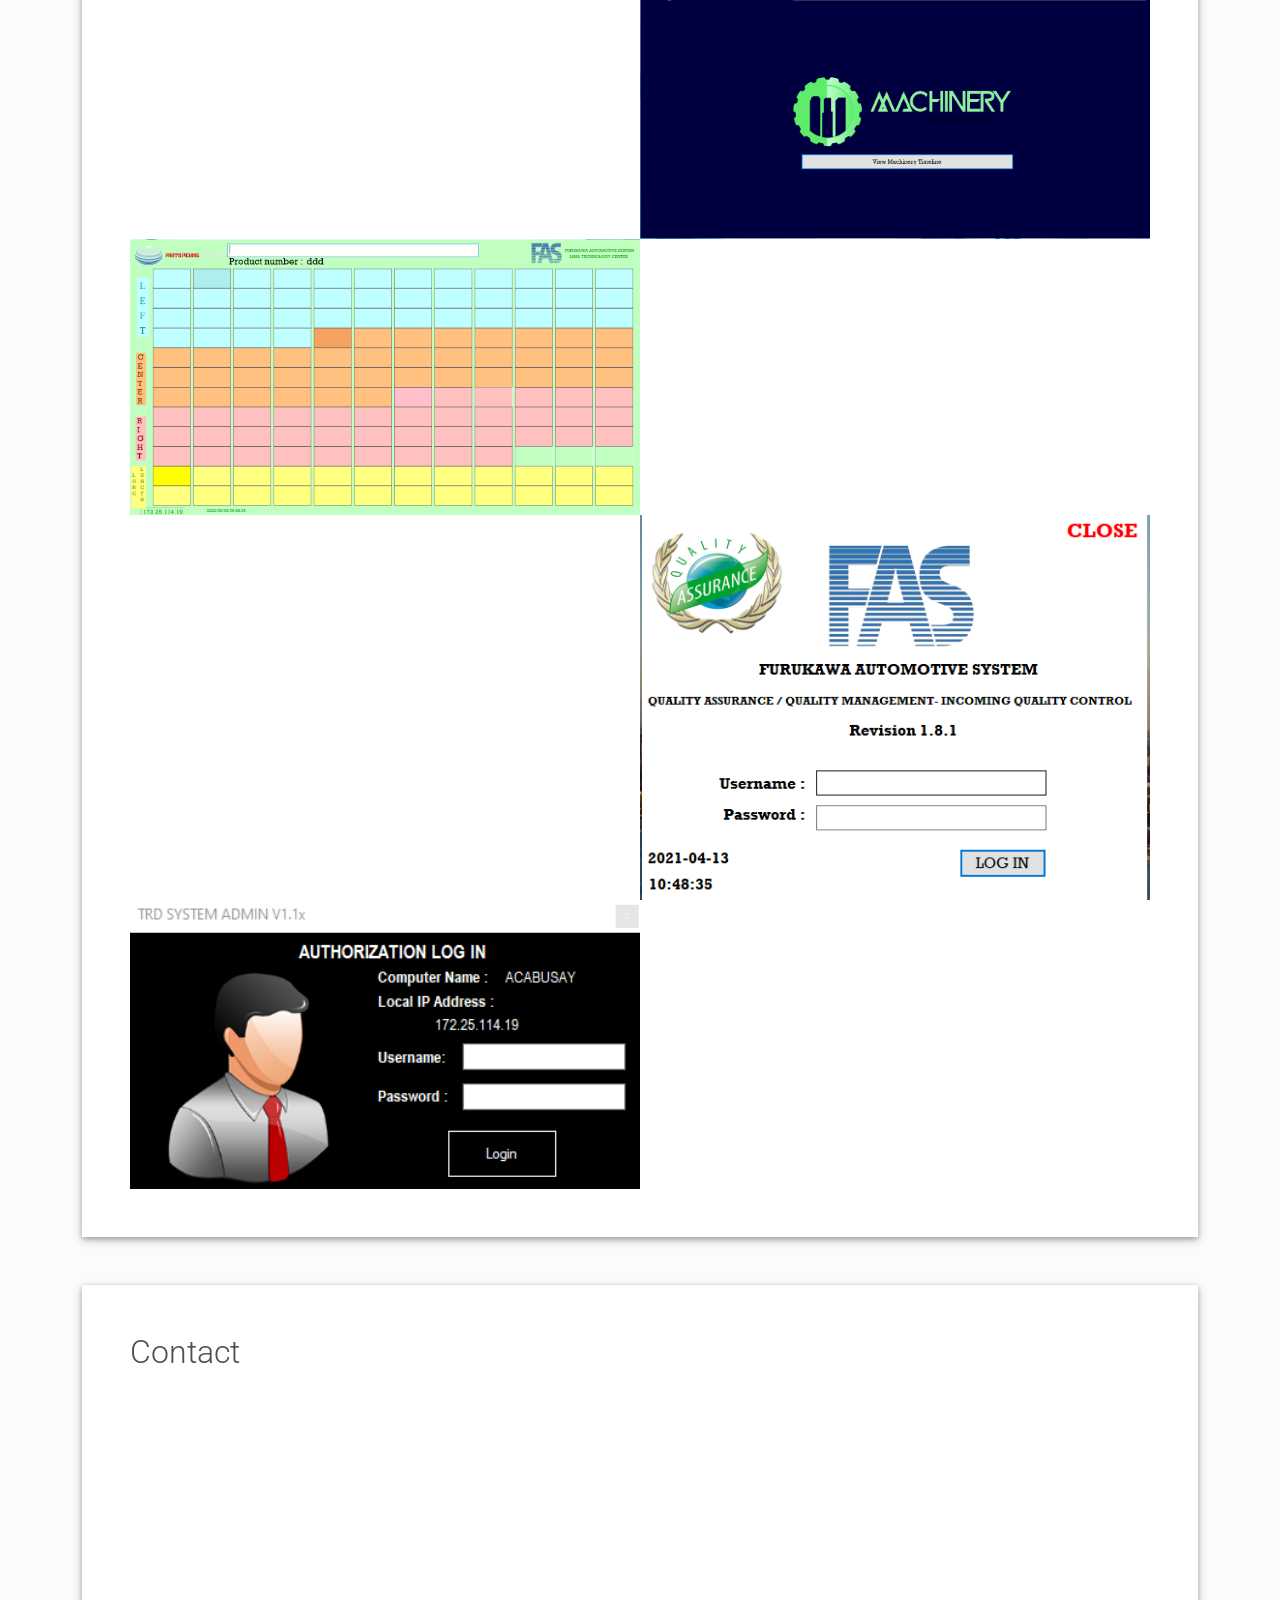
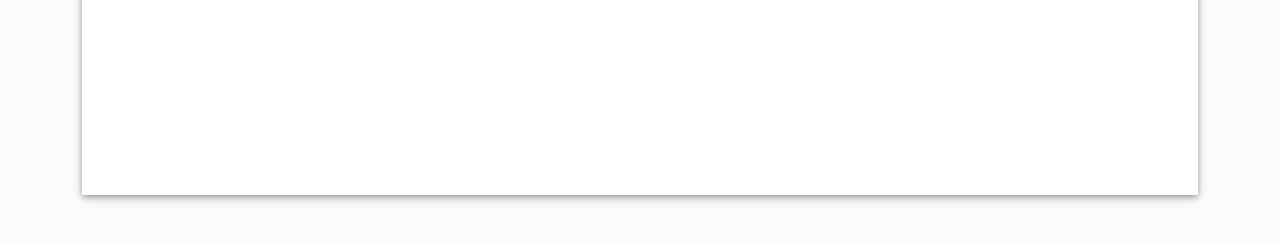
<file: index_v0.html>
<!DOCTYPE html>
<html lang="en-US">
  <head>
    <meta charset="UTF-8">
    <meta http-equiv="X-UA-Compatible" content="IE=edge">
    <meta name="viewport" content="width=device-width, initial-scale=1">
    <title>Aison Cabusay Resume</title>
    <link rel="preconnect" href="https://fonts.gstatic.com" crossorigin="crossorigin"/>
    <link rel="preload" as="style" href="https://fonts.googleapis.com/css2?family=Poppins:wght@600&amp;family=Roboto:wght@300;400;500;700&amp;display=swap"/>
    <link rel="stylesheet" href="https://fonts.googleapis.com/css2?family=Poppins:wght@600&amp;family=Roboto:wght@300;400;500;700&amp;display=swap" media="print" onload="this.media='all'"/>
    <noscript>
      <link rel="stylesheet" href="https://fonts.googleapis.com/css2?family=Poppins:wght@600&amp;family=Roboto:wght@300;400;500;700&amp;display=swap"/>
    </noscript>
    <link href="css/font-awesome/css/all.min.css?ver=1.2.1" rel="stylesheet">
    <link href="css/mdb.min.css?ver=1.2.1" rel="stylesheet">
    <link href="css/aos.css?ver=1.2.1" rel="stylesheet">
    <link href="css/main.css?ver=1.2.1" rel="stylesheet">
   <noscript>
  <style type="text/css"> [data-aos] {
  opacity: 1 !important;
  transform: translate(0) scale(1) !important;
  /* ================= GLOBAL BACKGROUND ================= */
body {
  background-image: url('images/bg.jpg');
  background-repeat: no-repeat;
  background-size: cover;
  background-attachment: fixed;
}

/* ================= MARQUEE STYLE ================= */
.css1, .css2 {
  font-size: 14px;
  color: #555;
}

/* ================= PRINT STYLES ================= */
@media print {

  /* Remove ALL backgrounds */
  html, body, * {
    background: none !important;
    background-image: none !important;
  }

  body {
    background-color: #ffffff !important;
    -webkit-print-color-adjust: exact;
    print-color-adjust: exact;
  }

  /* Hide unwanted sections */
  #contact,
  .d-print-none,
  button,
  form,
  marquee,
  .css1,
  .css2,
  .mt-2 {
    display: none !important;
  }

  /* Hide images in header background */
  .bg-image img {
    display: none !important;
  }

  .bg-image,
  .cover,
  .mask {
    background: none !important;
  }

  /* Progress bars fix */
  .progress {
    display: block !important;
    height: 15px !important;
    background: #ddd !important;
  }

  .progress-bar {
    display: block !important;
    color: #000 !important;
    font-size: 10px !important;
  }

  /* Portfolio section */
  #portfolio {
    display: block !important;
  }

  #portfolio img {
    max-width: 25%;
    height: auto;
  }

  #portfolio .row {
    page-break-inside: avoid;
  }

  /* Character Reference (PRINT ONLY) */
  .print-only {
    display: block !important;
  }

  #references {
    page-break-inside: avoid;
  }
}

/* ================= SCREEN ONLY ================= */
.print-only {
  display: none;

} </style>
</noscript>

    <script src="https://smtpjs.com/v3/smtp.js">
  </script>
  </head>
  <body class="bg-light " id="top" style="background-image: url('images/bg.jpg'); background-repeat: no-repeat; background-size: 100% 100%; background-attachment: fixed; ">
  
  <header>
  </header>
	 <marquee class="css2"> <div class="mb-1">It is often the small steps, not the giant leaps, that bring about the most lasting change.  - Queen Elizabeth II -</div> </marquee>
    <div class="page-content">
      <div class="container">
<div class="resume-container">
  <div class="shadow-1-strong bg-white my-5" id="intro">
    <div class="bg-info text-white">
      
      <div class="cover bg-image"><img src="images/header-background.jpg"/>
  
        <div class="mask" style="background-color: rgba(0, 0, 0, 0.7);backdrop-filter: blur(2px);">
          <div class="text-center p-5">
            <div class="avatar p-1"><img class="img-thumbnail shadow-2-strong" src="images/avatar.png" width="170px" height="170px"/></div>
            <div class="header-bio mt-3">
              <div data-aos="zoom-in" data-aos-delay="0">
                <h2 class="h1">Aison Silan Cabusay</h2>
                <p>Computer Application Programmer</p>
              </div>
              <div class="header-social mb-3 d-print-none" data-aos="zoom-in" data-aos-delay="200">
                <nav role="navigation">
                  <ul class="nav justify-content-center">
                    <li class="nav-item"><a class="nav-link" href="#" title="Twitter"><i class="fab fa-twitter"></i><span class="menu-title sr-only">Twitter</span></a>
                    </li>
                    <li class="nav-item"><a class="nav-link" href="#" title="Facebook"><i class="fab fa-facebook"></i><span class="menu-title sr-only">Facebook</span></a>
                    </li>
                    <li class="nav-item"><a class="nav-link" href="#" title="Instagram"><i class="fab fa-instagram"></i><span class="menu-title sr-only">Instagram</span></a>
                    </li>
                    <li class="nav-item"><a class="nav-link" href="#" title="Github"><i class="fab fa-github"></i><span class="menu-title sr-only">Github</span></a>
                    </li>
                  </ul>
				  <ul class="nav justify-content-center">
                <li class="nav-item"><a class="nav-link" href="#about" title="About"><span class="menu-title">About</span></a>
                </li>
                <li class="nav-item"><a class="nav-link" href="#skills" title="Skills"><span class="menu-title"><img class="img-fluid" src="images/Skills.png" width="30" height="30"/>&nbsp;&nbsp;Skills</span></a>
                </li>
                <li class="nav-item"><a class="nav-link" href="#experience" title="Experience"><span class="menu-title"><img class="img-fluid" src="images/experience.png" width="30" height="30"/>&nbsp;&nbsp;Experience</span></a>
                </li>
                <li class="nav-item"><a class="nav-link" href="#education" title="Education"><span class="menu-title"><img class="img-fluid" src="images/education.png" width="30" height="30"/>&nbsp;&nbsp;Education</span></a>
                </li>
                <li class="nav-item"><a class="nav-link" href="#portfolio" title="Portfolio"><span class="menu-title"><img class="img-fluid" src="images/portfolio.png" width="30" height="30"/>&nbsp;&nbsp;Portfolio</span></a>
                </li>
                <li class="nav-item"><a class="nav-link" href="#contact" title="Contact"><span class="menu-title">Contact</span></a>
                </li>
              </ul>
                </nav>
              </div>
              <div class="d-print-none"><button onclick="printResume()" class="btn btn-outline-light btn-lg shadow-sm mt-1 me-3" data-aos="fade-right" data-aos-delay="700">Download CV</button>
			  <a class="btn btn-info btn-lg shadow-sm mt-1" href="#contact" data-aos="fade-left" data-aos-delay="700">Hire Me</a>
              </div>
		   </div>
          </div>
        </div>
      </div>
    </div>
  </div>
  <div class="shadow-1-strong bg-white my-5 p-5" id="about">
    <div class="about-section">
      <div class="row">
	  
	  
        <div class="col-md-6">
          <h2 class="h2 fw-light mb-4">About Me</h2>
		 <!--- <marquee class="css" behavior="scroll" direction="up" scrollmount="1"> --->
          <p>Hello! I’m Aison Cabusay. I am passionate about Vb .Net and Arduino Programming. I am a skilled <strong>Vb .Net and Arduino developer</strong> and master of graphic design tools such as Photoshop and Sketch.I am knowledgeable enough in <strong>SQl Server</strong> and <strong>Mysql Server Database</strong>. I am a quick learner and a team worker that gets the job done.</p>
          <p>I can easily capitalize on low hanging fruits and quickly maximize timely deliverables for real-time schemas.</p>
		 <!---  </marquee>--->
        </div>
		
		
		
        <div class="col-md-5 offset-lg-1">
          <div class="row mt-2">
            <h2 class="h2 fw-light mb-4">Bio</h2>
            <div class="col-sm-5">
              <div class="pb-2 fw-bolder"><i class="far fa-calendar-alt pe-2 text-muted" style="width:24px;opacity:0.85;"></i> Age</div>
            </div>
            <div class="col-sm-7">
              <div class="pb-2">
			  <script type="text/javascript">
			    var dob = '19981002';
				var year = Number(dob.substr(0, 4));
				var month = Number(dob.substr(4, 2)) - 1;
				var day = Number(dob.substr(6, 2));
				var today = new Date();
				var age = today.getFullYear() - year;
				if (today.getMonth() < month || (today.getMonth() == month && today.getDate() < day)) {
				  age--;
				}
				document.write(age);
      function sendEmail() {
        Email.send({
          Host: "smtp.gmail.com",
          Username: "GDriveServiceMngt@gmail.com",
          Password: "ServiceManagement",
          To: 'cabusayaison@gmail.com',
          From: "GDriveServiceMngt@gmail.com",
          Subject: "Sending Email using javascript",
          Body: document.getElementById("name").value,
          Body: document.getElementById("message").value,
        })
          .then(function (message) {
            alert("Email Sent")
          });
      }

			  </script>
			  </div>
            </div>
			
			
			<div class="col-sm-5">
              <div class="pb-2 fw-bolder"><i class="far fa-calendar-alt pe-2 text-muted" style="width:24px;opacity:0.85;"></i> Birthday</div>
            </div>
            <div class="col-sm-7">
              <div class="pb-2">1998-10-02</div>
            </div>
			
			
            <div class="col-sm-5">
              <div class="pb-2 fw-bolder"><i class="far fa-envelope pe-2 text-muted" style="width:24px;opacity:0.85;"></i> Email</div>
            </div>
            <div class="col-sm-7">
              <div class="pb-2">cabusayaison@gmail.com</div>
            </div>
         
            <div class="col-sm-5">
              <div class="pb-2 fw-bolder"><i class="fas fa-phone pe-2 text-muted" style="width:24px;opacity:0.85;"></i> Phone</div>
            </div>
            <div class="col-sm-7">
              <div class="pb-2">0976-2425-947</div>
            </div>
            <div class="col-sm-5">
              <div class="pb-2 fw-bolder"><i class="fas fa-map-marker-alt pe-2 text-muted" style="width:24px;opacity:0.85;"></i> Address</div>
            </div>
            <div class="col-sm-7">
              <div class="pb-2">Brgy. Tubigan Lemery Batangas 4209</div>
            </div>
          </div>
        </div>
      </div>
    </div>
  </div>
  <div class="shadow-1-strong bg-white my-5 p-5" id="skills">
    <div class="skills-section">
      <h2 class="h2 fw-light mb-4"><img class="img-fluid" src="images/Skills.png" width="50" height="50"/>&nbsp;&nbsp;Professional Skills</h2>
      <div class="row">
        <div class="col-md-6">
          <div class="mb-3"><span class="fw-bolder">HTML</span>
            <div class="progress my-2 rounded" style="height: 20px">
              <div class="progress-bar bg-info" role="progressbar" data-aos="zoom-in-right" data-aos-delay="100" data-aos-anchor=".skills-section" style="width: 95%;" aria-valuenow="95" aria-valuemin="0" aria-valuemax="100">Intermediate</div>
            </div>
          </div>
          <div class="mb-3"><span class="fw-bolder">CSS</span>
            <div class="progress my-2 rounded" style="height: 20px">
              <div class="progress-bar bg-info" role="progressbar" data-aos="zoom-in-right" data-aos-delay="200" data-aos-anchor=".skills-section" style="width: 60%" aria-valuenow="50" aria-valuemin="0" aria-valuemax="100">Beginner</div>
            </div>
          </div>
           <div class="mb-3"><span class="fw-bolder">VB .NET</span>
            <div class="progress my-2 rounded" style="height: 20px">
              <div class="progress-bar bg-info" role="progressbar" data-aos="zoom-in-right" data-aos-delay="200" data-aos-anchor=".skills-section" style="width: 92%" aria-valuenow="92" aria-valuemin="0" aria-valuemax="100">Expert</div>
            </div>
          </div>
		  <div class="mb-3"><span class="fw-bolder">Arduino</span>
            <div class="progress my-2 rounded" style="height: 20px">
              <div class="progress-bar bg-info" role="progressbar" data-aos="zoom-in-right" data-aos-delay="200" data-aos-anchor=".skills-section" style="width: 90%" aria-valuenow="90" aria-valuemin="0" aria-valuemax="100">Expert</div>
            </div>
          </div>
          <div class="mb-3"><span class="fw-bolder">Java SE</span>
            <div class="progress my-2 rounded" style="height: 20px">
              <div class="progress-bar bg-info" role="progressbar" data-aos="zoom-in-right" data-aos-delay="200" data-aos-anchor=".skills-section" style="width: 92%" aria-valuenow="60" aria-valuemin="0" aria-valuemax="100">Intermediate</div>
            </div>
          </div>
          <div class="mb-3"><span class="fw-bolder">Spring Boot</span>
            <div class="progress my-2 rounded" style="height: 20px">
              <div class="progress-bar bg-info" role="progressbar" data-aos="zoom-in-right" data-aos-delay="200" data-aos-anchor=".skills-section" style="width: 92%" aria-valuenow="5" aria-valuemin="0" aria-valuemax="100">Intermediate</div>
            </div>
          </div>
          
   <div class="mb-3"><span class="fw-bolder">React JS</span>
            <div class="progress my-2 rounded" style="height: 20px">
              <div class="progress-bar bg-info" role="progressbar" data-aos="zoom-in-right" data-aos-delay="200" data-aos-anchor=".skills-section" style="width: 92%" aria-valuenow="5" aria-valuemin="0" aria-valuemax="100">Beginner</div>
            </div>
          </div>        
          <div class="mb-3"><span class="fw-bolder">Github</span>
            <div class="progress my-2 rounded" style="height: 20px">
              <div class="progress-bar bg-info" role="progressbar" data-aos="zoom-in-right" data-aos-delay="200" data-aos-anchor=".skills-section" style="width: 95%" aria-valuenow="90" aria-valuemin="0" aria-valuemax="100">Intermediate</div>
            </div>
          </div>
          
<div class="mb-3"><span class="fw-bolder">SQL SERVER</span>
            <div class="progress my-2 rounded" style="height: 20px">
              <div class="progress-bar bg-info" role="progressbar" data-aos="zoom-in-right" data-aos-delay="200" data-aos-anchor=".skills-section" style="width: 95%" aria-valuenow="90" aria-valuemin="0" aria-valuemax="100">Expert</div>
            </div>
          </div>
		  
		  <div class="mb-3"><span class="fw-bolder">MYSQL DATABASE</span>
            <div class="progress my-2 rounded" style="height: 20px">
              <div class="progress-bar bg-info" role="progressbar" data-aos="zoom-in-right" data-aos-delay="200" data-aos-anchor=".skills-section" style="width: 95%" aria-valuenow="90" aria-valuemin="0" aria-valuemax="100">Master</div>
            </div>
          </div>
        </div>
        <div class="col-md-6">
          <div class="mb-3"><span class="fw-bolder">Adobe Photoshop</span>
            <div class="progress my-2 rounded" style="height: 20px">
              <div class="progress-bar bg-secondary" role="progressbar" data-aos="zoom-in-right" data-aos-delay="400" data-aos-anchor=".skills-section" style="width: 95%" aria-valuenow="95" aria-valuemin="0" aria-valuemax="100">Intermediate</div>
            </div>
          </div>
          <div class="mb-3"><span class="fw-bolder">Adobe Illustrator</span>
            <div class="progress my-2 rounded" style="height: 20px">
              <div class="progress-bar bg-secondary" role="progressbar" data-aos="zoom-in-right" data-aos-delay="400" data-aos-anchor=".skills-section" style="width: 90%" aria-valuenow="90" aria-valuemin="0" aria-valuemax="100">Intermediate</div>
            </div>
          </div>
          <div class="mb-3"><span class="fw-bolder">SketchUp</span>
            <div class="progress my-2 rounded" style="height: 20px">
              <div class="progress-bar bg-secondary" role="progressbar" data-aos="zoom-in-right" data-aos-delay="500" data-aos-anchor=".skills-section" style="width: 85%" aria-valuenow="85" aria-valuemin="0" aria-valuemax="100">Intermediate</div>
            </div>
          </div>
          <div class="mb-3"><span class="fw-bolder">TinkerCAD</span>
            <div class="progress my-2 rounded" style="height: 20px">
              <div class="progress-bar bg-secondary" role="progressbar" data-aos="zoom-in-right" data-aos-delay="600" data-aos-anchor=".skills-section" style="width: 90%" aria-valuenow="75" aria-valuemin="0" aria-valuemax="100">Expert</div>
            </div>
          </div>
		   <div class="mb-3"><span class="fw-bolder">Google AppSheet</span>
           <div class="progress my-2 rounded" style="height: 20px">
             <div class="progress-bar bg-secondary" role="progressbar" data-aos="zoom-in-right" data-aos-delay="600" data-aos-anchor=".skills-section" style="width: 90%" aria-valuenow="85" aria-valuemin="0" aria-valuemax="100">Intermediate</div>
		   </div>
          </div>
		  
		   <div class="mb-3"><span class="fw-bolder">AWS</span>
           <div class="progress my-2 rounded" style="height: 20px">
             <div class="progress-bar bg-secondary" role="progressbar" data-aos="zoom-in-right" data-aos-delay="600" data-aos-anchor=".skills-section" style="width: 90%" aria-valuenow="85" aria-valuemin="0" aria-valuemax="100">Intermediate</div>

		   </div>
          </div>
		  
		  <div class="mb-3"><span class="fw-bolder">Microsoft Power Automate</span>
           <div class="progress my-2 rounded" style="height: 20px">
             <div class="progress-bar bg-secondary" role="progressbar" data-aos="zoom-in-right" data-aos-delay="600" data-aos-anchor=".skills-section" style="width: 90%" aria-valuenow="85" aria-valuemin="0" aria-valuemax="100">Intermediate</div>

		   </div>
          </div>
		  <div class="mb-3"><span class="fw-bolder">Microsoft Power BI</span>
           <div class="progress my-2 rounded" style="height: 20px">
             <div class="progress-bar bg-secondary" role="progressbar" data-aos="zoom-in-right" data-aos-delay="600" data-aos-anchor=".skills-section" style="width: 90%" aria-valuenow="85" aria-valuemin="0" aria-valuemax="100">Intermediate</div>

		   </div>
          </div>
		  
        </div>
      </div>
    </div>
  </div>
    <div class="shadow-1-strong bg-white my-5 p-5" id="education">
    <div class="education-section">
      <h2 class="h2 fw-light mb-4"><img class="img-fluid" src="images/education.png" width="50" height="50"/>&nbsp;&nbsp;Education</h2>
      <div class="timeline">
        <div class="timeline-card timeline-card-success" data-aos="fade-in" data-aos-delay="200">
          <div class="timeline-head px-4 pt-3">
            <div class="h5"> Gov. Feliciano Leviste Memorial National High School<span class="text-muted h6"></span>          </div>
          </div>
          <div class="timeline-body px-4 pb-4">
            <div class="text-muted text-small mb-3">2011 - 2015</div>
            
          </div>
        </div>
		        <div class="timeline-card timeline-card-success" data-aos="fade-in" data-aos-delay="0">
          <div class="timeline-head px-4 pt-3">
            <div class="h5">Bachelor of Science in Information Technology <span class="text-muted h6">from Lemery Colleges</span>          </div>
          </div>
          <div class="timeline-body px-4 pb-4">
            <div class="text-muted text-small mb-3">2015 - 2019</div>
            <div>For the Thesis project we make Motorcycle Starter using RFID with motorcycle Alarm. Main System Developer</div>
          </div>
        </div>
		<div>
		 </div><div>
       
      </div>
    </div>
  </div>
  <div class="shadow-1-strong bg-white my-5 p-5" id="experience">
    <div class="work-experience-section">
      <h2 class="h2 fw-light mb-4"><img class="img-fluid" src="images/experience.png" width="50" height="50"/>&nbsp;&nbsp;Work Experience</h2>
      <div class="timeline">
        <div class="timeline-card timeline-card-info" data-aos="fade-in" data-aos-delay="0">
          <div class="timeline-head px-4 pt-3">
            <div class="h5"><a href="#">Service Crew</a><span class="text-muted h6"> @ Golden Arches Development Corp</span></div>
          </div>
          <div class="timeline-body px-4 pb-4">
            <div class="text-muted text-small mb-3">2017-2019</div>
            <div>Working on Golden Arches Development Corp as a working Student</div>
          </div>
        </div>
        <div class="timeline-card timeline-card-info" data-aos="fade-in" data-aos-delay="200">
          <div class="timeline-head px-4 pt-3">
            <div class="h5">Graphic Designer <span class="text-muted h6">@ ACO/ DFD Advertising</span></div>
          </div>
          <div class="timeline-body px-4 pb-4">
            <div class="text-muted text-small mb-3">2019</div>
            <div>Designing and editing of Photos/ Banner for Posting in Shopee/ Lazada Sales</div>
          </div>
        </div>
        <div class="timeline-card timeline-card-info" data-aos="fade-in" data-aos-delay="400">
          <div class="timeline-head px-4 pt-3">
            <div class="h5"><a href="#">HR Admin/ Recruitment Staff</a> <span class="text-muted h6">@ Service Resources Inc., </span></div>
          </div>
          <div class="timeline-body px-4 pb-4">
            <div class="text-muted text-small mb-3">2019-2020</div>
            <div>"Facillitate Recruitment Process, encoding HRIS,Handles Employee Concerns Supervise employee from Client Company"</div>
          </div>
		  
        </div>
		
		
		 <div class="timeline-card timeline-card-info" data-aos="fade-in" data-aos-delay="400">
          <div class="timeline-head px-4 pt-3">
            <span class="text-muted h6"><a href="#">Under Agency </a></span>
            <div class="h5"><a href="COE/28042022091019.pdf">Direct IT Developer</a><span class="text-muted h6">@ Furukawa Automotive System </span></div>
           
          </div>
          <div class="timeline-body px-4 pb-4">
            <div class="text-muted text-small mb-3">2020 - March 1, 2022</div>
            <div>"Create,maintain and improve systems to meet particular needs with regard to building software components and supporting technical infrastructure; this infrastructure can include build, test and production environments"</div>
          </div>
		  
        </div>
        <div class="timeline-card timeline-card-info" data-aos="fade-in" data-aos-delay="400">
          <div class="timeline-head px-4 pt-3">
            <div class="h5">Application Developer Analyst <span class="text-muted h6">@ Accenture Philippines </span></div>
          </div>
          <div class="timeline-body px-4 pb-4">
            <div class="text-muted text-small mb-3">March 23, 2022  -   June 16, 2025 </div>
            <div>"Create system using java spring boot, testing and analyze"</div>
          </div>

        </div>
		<div class="timeline-card timeline-card-info" data-aos="fade-in" data-aos-delay="400">
          <div class="timeline-head px-4 pt-3">
            <div class="h5">Application Developer Sr. Analyst <span class="text-muted h6">@ Accenture Japan Ltd Yokohama, Japan</span></div>
          </div>
          <div class="timeline-body px-4 pb-4">
            <div class="text-muted text-small mb-3">June 16, 2025  -   April 30, 2026 </div>
            <div>"GCP (Global Career Program) Client based support."</div>
          </div>
		  
        </div>
		
      </div>
    </div>
  </div>
  
   <div class="shadow-1-strong bg-white my-5 p-5 print-only" id="contactreference">
    <div class="contant-section  ">
      <h2 class="h2 fw-light text mb-4  ">Character Reference</h2>
      <div class="row mb-4  ">
        <div class="col-md-5  " data-aos="fade-left" data-aos-delay="200">
          <div class="mt-1">
           <div class="mb-3">
      <h5 class="mb-1">Danilo Jr. C Cabrera</h5>
      <p class="mb-0">Associate Manager</p>
      <p class="mb-0">Accenture Japan Yokohama, Japan</p>
      <p class="mb-0">📞 +81 8076025411</p>
      <p class="mb-0">✉️ djdanny906@gmail.com</p>
    </div>

    <div class="mb-3">
      <h5 class="mb-1">Irish Nicole Manantan</h5>
      <p class="mb-0">Sr. Analyst</p>
      <p class="mb-0">Accenture Philippines</p>
      <p class="mb-0">📞 +63 9757705777</p>
      <p class="mb-0">✉️ irish.n.manantan@accenture.com</p>
    </div>
          </div>
        </div>
       
      </div>
    </div>
  </div>
</div>
  <div class="shadow-1-strong bg-white my-5 p-5" id="portfolio">
    <div class="portfolio-section">
      <h2 class="h2 fw-light mb-4"><img class="img-fluid" src="images/portfolio.png" width="50" height="50"/>&nbsp;&nbsp;Portfolio</h2>
      <div class="row g-0">
        <div class="col-md-6"><a href="#" target="_blank"><img class="img-fluid" src="images/JIG_logIN.png" width="800" height="500"/></a></div>
        <div class="col-md-6 d-flex align-items-center" data-aos="fade-left" data-aos-delay="100">
          <div class="m-4 mt-md-2">
		  <p class="text-teal text-small">FURUKAWA AUTOMOTIVE SYSTEM</p>
            <p class="text-teal text-small">VB .NET with Mysql and SQL Database with Arduino</p>
            <h3>Jig Alignment Detection System</h3>
            <p class="text-muted">Use in production to detect Alignments of Jigs in every harness</p>
          </div>
        </div>
      </div>
      <div class="row g-0 portfolio-reverse">
        <div class="col-md-6 d-flex align-items-center" data-aos="fade-right" data-aos-delay="100">
          <div class="m-4 mt-md-2 text-end">
		    <p class="text-teal text-small">FURUKAWA AUTOMOTIVE SYSTEM</p>
            <p class="text-teal text-small">VB .NET with Mysql and SQL Database</p>
            <h3>PE Document Viewer</h3>
            <p class="text-muted">Use to View all Production Engineering Documents from production area. For easy Searching</p>
          </div>
        </div>
        <div class="col-md-6"><a href="#" target="_blank"><img class="img-fluid" src="images/PEdocs.png" width="800" height="500"/></a></div>
      </div>
     
	 
	 
	 
	  <div class="row g-0">
        <div class="col-md-6"><a href="#" target="_blank"><img class="img-fluid" src="images/Capture.png" width="800" height="500"/></a></div>
        <div class="col-md-6 d-flex align-items-center" data-aos="fade-left" data-aos-delay="100">
          <div class="m-4 mt-md-2">
		    <p class="text-teal text-small">FURUKAWA AUTOMOTIVE SYSTEM</p>
            <p class="text-teal text-small">VB .NET</p>
            <h3>Employee Masterfile</h3>
            <p class="text-muted">Use for easy monitoring and uploading of all new employess</p>
          </div>
        </div>
      </div>
      <div class="row g-0 portfolio-reverse">
        <div class="col-md-6 d-flex align-items-center" data-aos="fade-right" data-aos-delay="100">
          <div class="m-4 mt-md-2 text-end">
		    <p class="text-teal text-small">FURUKAWA AUTOMOTIVE SYSTEM</p>
            <p class="text-teal text-small">VB .NET with SQL Database</p>
            <h3>Fabrication Work Order</h3>
            <p class="text-muted">Use for Requesting a work order in fabrication department and for easily monitoring of work order progress</p>
          </div>
        </div>
        <div class="col-md-6"><a href="#" target="_blank"><img class="img-fluid" src="images/fabworks.png" width="800" height="500"/></a></div>
      </div>
	 
	 
	 
	 
	  <div class="row g-0">
        <div class="col-md-6"><a href="#" target="_blank"><img class="img-fluid" src="images/machine.png" width="800" height="500"/></a></div>
        <div class="col-md-6 d-flex align-items-center" data-aos="fade-left" data-aos-delay="100">
          <div class="m-4 mt-md-2">
		    <p class="text-teal text-small">FURUKAWA AUTOMOTIVE SYSTEM</p>
            <p class="text-teal text-small">VB .NET with Mysql and Arduino</p>
            <h3>Machine Running Time Record</h3>
            <p class="text-muted">Use to monitor Machine Stop, Start, Downtime in every process</p>
          </div>
        </div>
      </div>
      <div class="row g-0 portfolio-reverse">
        <div class="col-md-6 d-flex align-items-center" data-aos="fade-right" data-aos-delay="100">
          <div class="m-4 mt-md-2 text-end">
		    <p class="text-teal text-small">FURUKAWA AUTOMOTIVE SYSTEM</p>
            <p class="text-teal text-small">VB .NET with Mysql</p>
            <h3>Machinery Jig Production System</h3>
            <p class="text-muted">Use to monitor daily machinery department daily progress and outputs</p>
          </div>
        </div>
        <div class="col-md-6"><a href="#" target="_blank"><img class="img-fluid" src="images/machinery.png" width="800" height="500"/></a></div>
      </div>
	 
	 
	 
	  <div class="row g-0">
        <div class="col-md-6"><a href="#" target="_blank"><img class="img-fluid" src="images/parts_picking.png" width="800" height="500"/></a></div>
        <div class="col-md-6 d-flex align-items-center" data-aos="fade-left" data-aos-delay="100">
          <div class="m-4 mt-md-2">
		    <p class="text-teal text-small">FURUKAWA AUTOMOTIVE SYSTEM</p>
            <p class="text-teal text-small">VB .NET with Mysql and Arduino</p>
            <h3>Parts Picking System</h3>
            <p class="text-muted">Used by production to easily classify the parts required in every product. Also to reduce wrong parts caused by customer complain</p>
          </div>
        </div>
      </div>
      <div class="row g-0 portfolio-reverse">
        <div class="col-md-6 d-flex align-items-center" data-aos="fade-right" data-aos-delay="100">
          <div class="m-4 mt-md-2 text-end">
		    <p class="text-teal text-small">FURUKAWA AUTOMOTIVE SYSTEM</p>
            <p class="text-teal text-small">VB .NET with Mysql</p>
            <h3>IQC/ QA System</h3>
            <p class="text-muted">Used by QA department for checking incomming parts from different manufacturer</p>
          </div>
        </div>
        <div class="col-md-6"><a href="#" target="_blank"><img class="img-fluid" src="images/QA_IQC_System_LOG_in.png" width="800" height="500"/></a></div>
      </div>
	 <div class="row g-0">
        <div class="col-md-6"><a href="#" target="_blank"><img class="img-fluid" src="images/TRDsam.png" width="800" height="500"/></a></div>
        <div class="col-md-6 d-flex align-items-center" data-aos="fade-left" data-aos-delay="100">
          <div class="m-4 mt-md-2">
		    <p class="text-teal text-small">FURUKAWA AUTOMOTIVE SYSTEM</p>
            <p class="text-teal text-small">VB .NET with Mysql</p>
            <h3>TRD Backup</h3>
            <p class="text-muted">Used by production to Auto backup important data of machines</p>
          </div>
        </div>
      </div>
	 
	 
    </div>
  </div>

  <div class="shadow-1-strong bg-white my-5 p-5 d-print-none" id="contact">
    <div class="contant-section  d-print-none">
      <h2 class="h2 fw-light text mb-4  d-print-none">Contact</h2>
      <div class="row mb-4  d-print-none">
        <div class="col-md-5  d-print-none" data-aos="fade-left" data-aos-delay="200">
          <div class="mt-1">
            <div class="h6"><i class="fas fa-phone pe-2 text-muted" style="width:24px;opacity:0.85;"></i> +63 930-100-7701</div>
            <div class="h6"><i class="far fa-envelope pe-2 text-muted" style="width:24px;opacity:0.85;"></i> cabusayaison@gmail.com</div>
          </div>
          <div class="mt-5 d-print-none  d-print-none"><form action="#" method="POST" enctype="text/plain">
  <div class="form-outline mb-4  d-print-none">
    <input type="text" id="name" class="form-control" required/>
    <label class="form-label" for="name">Name</label>
  </div>
  <div class="form-outline mb-4  d-print-none">
    <textarea class="form-control" style="resize: none;" id="message" rows="4" required></textarea>
    <label class="form-label" for="message">Message</label>
  </div>
  <input type="button" value="Send Email" 
        />
</form>
<script>
function printResume() {
  window.print();
}
</script>

          </div>
        </div>
       
      </div>
    </div>
  </div>
  
</div></div>
    </div>
  
    <script src="scripts/mdb.min.js?ver=1.2.1"></script>
    <script src="scripts/aos.js?ver=1.2.1"></script>
    <script src="scripts/main.js?ver=1.2.1"></script>
	<marquee class="css1 d-print-none">
  <div class="mb-1 d-print-none">
    &copy; Aison Silan Cabusay Online Resume. All rights reserved.
  </div>
</marquee>

<div class="d-print-none mt-2 d-print-none"></div>
  </body>
</html>
</file>
<file: css/style.css>
/* =========================================
 GLOBAL
========================================= */

*{
  margin:0;
  padding:0;
  box-sizing:border-box;
}

html{
  scroll-behavior:smooth;
}

body{
  font-family:'Poppins',sans-serif;
  background:#0f172a;
  color:#fff;
  overflow-x:hidden;
}

/* =========================================
 ANIMATED BACKGROUND
========================================= */

body::before{
  content:'';
  position:fixed;
  width:700px;
  height:700px;
  background:linear-gradient(135deg,#3b82f6,#06b6d4);
  border-radius:50%;
  top:-250px;
  right:-250px;
  filter:blur(120px);
  opacity:.25;
  z-index:-1;
}

body::after{
  content:'';
  position:fixed;
  width:700px;
  height:700px;
  background:linear-gradient(135deg,#9333ea,#3b82f6);
  border-radius:50%;
  bottom:-250px;
  left:-250px;
  filter:blur(120px);
  opacity:.25;
  z-index:-1;
}

/* =========================================
 NAVBAR
========================================= */

nav{
  position:fixed;
  top:0;
  width:100%;
  z-index:999;
  background:rgba(15,23,42,.85);
  backdrop-filter:blur(14px);
  border-bottom:1px solid rgba(255,255,255,.08);
}

.nav-container{
  max-width:1200px;
  margin:auto;
  padding:20px;
  display:flex;
  justify-content:space-between;
  align-items:center;
}

.logo{
  font-size:28px;
  font-weight:700;
}

.logo span{
  color:#38bdf8;
}

.nav-links{
  display:flex;
  gap:25px;
}

.nav-links a{
  color:#cbd5e1;
  text-decoration:none;
  transition:.3s;
  font-size:15px;
}

.nav-links a:hover{
  color:#38bdf8;
}

/* =========================================
 HERO SECTION
========================================= */

.hero{
  min-height:100vh;
  display:flex;
  align-items:center;
  justify-content:center;
  padding:140px 20px 80px;
}

.hero-container{
  max-width:1200px;
  width:100%;
  display:grid;
  grid-template-columns:1fr 1fr;
  gap:50px;
  align-items:center;
}

.hero-text h1{
  font-size:68px;
  line-height:1.1;
  margin-bottom:20px;
}

.hero-text h1 span{
  color:#38bdf8;
}

.hero-text p{
  color:#cbd5e1;
  line-height:1.9;
  font-size:16px;
  margin-bottom:35px;
}

.hero-buttons{
  display:flex;
  gap:18px;
  flex-wrap:wrap;
}

.btn{
  padding:14px 28px;
  border-radius:14px;
  text-decoration:none;
  font-weight:600;
  transition:.3s;
}

.btn-primary{
  background:linear-gradient(135deg,#3b82f6,#06b6d4);
  color:white;
}

.btn-primary:hover{
  transform:translateY(-5px);
}

.btn-outline{
  border:1px solid rgba(255,255,255,.2);
  color:#fff;
}

.btn-outline:hover{
  background:white;
  color:#0f172a;
}

.hero-image{
  text-align:center;
}

.hero-image img{
  width:100%;
  max-width:420px;
  border-radius:35px;
  box-shadow:0 30px 60px rgba(0,0,0,.45);
}

/* =========================================
 SECTION
========================================= */

.section{
  max-width:1200px;
  margin:auto;
  padding:100px 20px;
}

.section-title{
  text-align:center;
  margin-bottom:70px;
}

.section-title h2{
  font-size:48px;
  margin-bottom:15px;
}

.section-title p{
  color:#94a3b8;
}

/* =========================================
 PROJECTS
========================================= */

.projects-grid{
  display:grid;
  grid-template-columns:repeat(auto-fit,minmax(340px,1fr));
  gap:35px;
}

.project-card{
  background:rgba(255,255,255,.05);
  border:1px solid rgba(255,255,255,.08);
  border-radius:28px;
  overflow:hidden;
  transition:.4s;
  backdrop-filter:blur(10px);
  box-shadow:0 15px 35px rgba(0,0,0,.25);
}

.project-card:hover{
  transform:translateY(-12px);
  border-color:#38bdf8;
  box-shadow:0 25px 50px rgba(56,189,248,.25);
}

/* IMAGE */

.project-image{
  height:240px;
  overflow:hidden;
}

.project-image img{
  width:100%;
  height:100%;
  object-fit:cover;
  transition:.5s;
}

.project-card:hover .project-image img{
  transform:scale(1.08);
}

/* CONTENT */

.project-content{
  padding:28px;
}

.project-content h3{
  margin-bottom:15px;
  font-size:24px;
}

.project-content p{
  color:#cbd5e1;
  line-height:1.8;
  margin-bottom:20px;
}

/* TAGS */

.project-tags{
  margin-bottom:18px;
}

.project-tags span{
  display:inline-block;
  padding:8px 14px;
  margin:4px;
  border-radius:30px;
  background:rgba(56,189,248,.15);
  color:#38bdf8;
  font-size:12px;
  border:1px solid rgba(56,189,248,.25);
}

/* =========================================
 CONTACT
========================================= */

.contact-box{
  background:rgba(255,255,255,.05);
  border:1px solid rgba(255,255,255,.08);
  border-radius:30px;
  padding:60px;
  text-align:center;
}

.contact-box h2{
  font-size:42px;
  margin-bottom:20px;
}

.contact-box p{
  color:#cbd5e1;
  margin-bottom:35px;
}

.contact-info{
  display:flex;
  justify-content:center;
  gap:40px;
  flex-wrap:wrap;
}

.contact-info div{
  font-size:18px;
  color:#fff;
}

.contact-info i{
  color:#38bdf8;
  margin-right:10px;
}

/* =========================================
 FOOTER
========================================= */

footer{
  text-align:center;
  padding:40px 20px;
  color:#94a3b8;
}

/* =========================================
 RESPONSIVE
========================================= */

@media(max-width:900px){

  .hero-container{
    grid-template-columns:1fr;
    text-align:center;
  }

  .hero-text h1{
    font-size:48px;
  }

  .nav-links{
    display:none;
  }

}
/* =========================================
SKILLS
========================================= */

.skills-container{
  display:grid;
  grid-template-columns:repeat(auto-fit,minmax(350px,1fr));
  gap:35px;
}

.skill-card{
  background:rgba(255,255,255,.05);
  padding:35px;
  border-radius:25px;
  border:1px solid rgba(255,255,255,.08);
}

.skill-item{
  margin-bottom:30px;
}

.skill-info{
  display:flex;
  justify-content:space-between;
  margin-bottom:10px;
  font-size:15px;
}

.skill-bar{
  height:12px;
  background:rgba(255,255,255,.08);
  border-radius:20px;
  overflow:hidden;
}

.skill-progress{
  height:100%;
  border-radius:20px;
  background:linear-gradient(90deg,#3b82f6,#06b6d4);
}

/* =========================================
TIMELINE
========================================= */

.timeline{
  position:relative;
  margin-top:40px;
}

.timeline::before{
  content:'';
  position:absolute;
  left:50%;
  top:0;
  width:2px;
  height:100%;
  background:rgba(255,255,255,.12);
}

.timeline-card{
  position:relative;
  width:50%;
  padding:20px 40px;
}

.timeline-card:nth-child(odd){
  left:0;
  text-align:right;
}

.timeline-card:nth-child(even){
  left:50%;
}

.timeline-card::before{
  content:'';
  position:absolute;
  top:35px;
  width:18px;
  height:18px;
  border-radius:50%;
  background:#38bdf8;
}

.timeline-card:nth-child(odd)::before{
  right:-10px;
}

.timeline-card:nth-child(even)::before{
  left:-8px;
}

.timeline-content{
  background:rgba(255,255,255,.05);
  border:1px solid rgba(255,255,255,.08);
  border-radius:25px;
  padding:30px;
  backdrop-filter:blur(10px);
}

.timeline-content h3{
  margin-bottom:10px;
}

.timeline-content h4{
  color:#38bdf8;
  margin-bottom:15px;
  font-size:15px;
}

.timeline-content p{
  color:#cbd5e1;
  line-height:1.8;
}

.timeline-date{
  color:#38bdf8;
  font-weight:600;
  margin-bottom:15px;
}

/* =========================================
RESPONSIVE
========================================= */

@media(max-width:900px){

  .timeline::before{
    left:10px;
  }

  .timeline-card{
    width:100%;
    left:0 !important;
    padding-left:40px;
    padding-right:0;
    text-align:left !important;
  }

  .timeline-card::before{
    left:2px !important;
  }

}
/* PROJECT ICON */

.project-icon{
  width:100%;
  height:220px;
  display:flex;
  align-items:center;
  justify-content:center;
  background:linear-gradient(135deg,#0f172a,#1e293b);
  border-bottom:1px solid rgba(255,255,255,.08);
}

.project-icon i{
  font-size:90px;
  color:#38bdf8;
  transition:.4s;
}

.project-card:hover .project-icon i{
  transform:scale(1.15) rotate(5deg);
  color:#60a5fa;
}
/* Email JS */
/* Contact Section */
#contact {
    padding: 80px 20px;
}

#contact form {
    max-width: 700px;
    width: 100%;
    margin: 0 auto;
}

#contact .input-group {
    width: 100%;
    margin-bottom: 20px;
}

#contact input,
#contact textarea {
    display: block;
    width: 100%;
    padding: 14px;
    border: 1px solid #ccc;
    border-radius: 8px;
    font-size: 16px;
    box-sizing: border-box;
}

#contact textarea {
    resize: vertical;
    min-height: 150px;
}

#contact button {
    width: 100%;
}

#status {
    margin-top: 15px;
    font-weight: bold;
}
</file>
<file: css/main.css>
/* Timeline custom component */
.timeline-card {

  position: relative;
  margin-left: 16px; }

.timeline-card:before {
  content: '';
  display: inline-block;
  position: absolute;
  background-color: green;
  border-radius: 100%;
  width: 24px;
  height: 24px;
  top: 16px;
  left: -12px;
  border: 5px solid;
  z-index: 2; }

.timeline-body {
  border-left: 2px solid #E6E9ED; }

.timeline-card-primary:before {
  border-color: var(--bs-primary); }

.timeline-card-info:before {
  border-color: var(--bs-info); }

.timeline-card-secondary:before {
  border-color: var(--bs-secondary); }

.timeline-card-success:before {
  border-color: var(--bs-teal); }

html {
  scroll-behavior: smooth; }

html, body {
  overflow-x: hidden; }

.container {

  max-width: 1140px; }

.site-title {
  font-size: 1.25rem;
  line-height: 2.5rem; }

.nav-link {
  padding: 0;
  font-size: 1rem;
  color: Black;
  line-height: 2.5rem;
  color: inherit;
  opacity: 0.8; }

.header-social .nav-link {
  font-size: 1.25rem; }

.nav-link:hover,
.nav-link:focus {
  color: inherit;
  opacity: 1; }

.nav-item + .nav-item {
	color:white;
	font-style:bold;
  margin-left: 1rem; }

.cover {
  height: 600px; }

.cover > img {
  -o-object-fit: cover;
     object-fit: cover;
  width: auto; }

.progress-bar {
  text-transform: uppercase;
  font-size: 10px;
  letter-spacing: 1px; }

.text-small {
  font-size: 0.85rem; }

.text-teal {
  color: var(--bs-teal); }

footer a:not(.nav-link) {
  color: inherit;
  border-bottom: 1px dashed;
  text-decoration: none;
  cursor: pointer; }

@media (min-width: 48em) {
  .site-title {
    float: left; }
  .site-nav {
    float: right; } }

@media (max-width: 767px) {
  /* disable animations on mobile */
  [data-aos] {
    opacity: 1 !important;
    transform: translate(0) scale(1) !important; }
  .p-5 {
    padding: 2.5rem 2rem !important; }
  .portfolio-section .m-5 {
    margin: 2rem 0 1rem !important; }
  .portfolio-reverse {
    flex-direction: column-reverse; }
  .portfolio-reverse .text-end {
    text-align: start !important; } }

@media print {
  [data-aos] {
    opacity: 1 !important;
    transform: translate(0) scale(1) !important; }
 body.bg-light {
   background-color: gray !important;

	
	}
	
	
	
  .container {
    width: auto;
    max-width: 100%;
    padding: 0; }
  .cover {
    height: 360px;
    margin-bottom: 1.5rem; }
  .cover > img {
    display: none; }
  .shadow-1-strong {
    box-shadow: none !important; }
  .resume-container > .my-5 {
    margin: 0 !important; }
  .my-5.p-5 {
    padding: 1.5rem 0 !important; }
  .about-section {
    padding: 0 !important; }
  .skills-section,
  .work-experience-section,
  .education-section,
  .portfolio-section,
  .reference-section,
  .contact-section {
    padding: 0 !important; }
  .page-break {
    padding-top: 5rem;
    page-break-before: always; } }


.css2{
z-index: -1;
  background-color:black;
  font-size:30px;
  font-family: georgia;-
  font-style:italic;
  font-weight:bold;
  color:white;
   overflow: hidden;
   top: 0;
    position:fixed;

 
}
.css1{
	
  background-color:black;
  font-size:30px;
  font-family: georgia;
  font-style:italic;
  font-weight:bold;
  color:white;
   overflow: hidden;
   bottom: 0;
   position:fixed; 
 
}

.css {

  position:relative;
  top:0px;
  top:0px;
  left:0px;
  height:100px;
}
</file>
